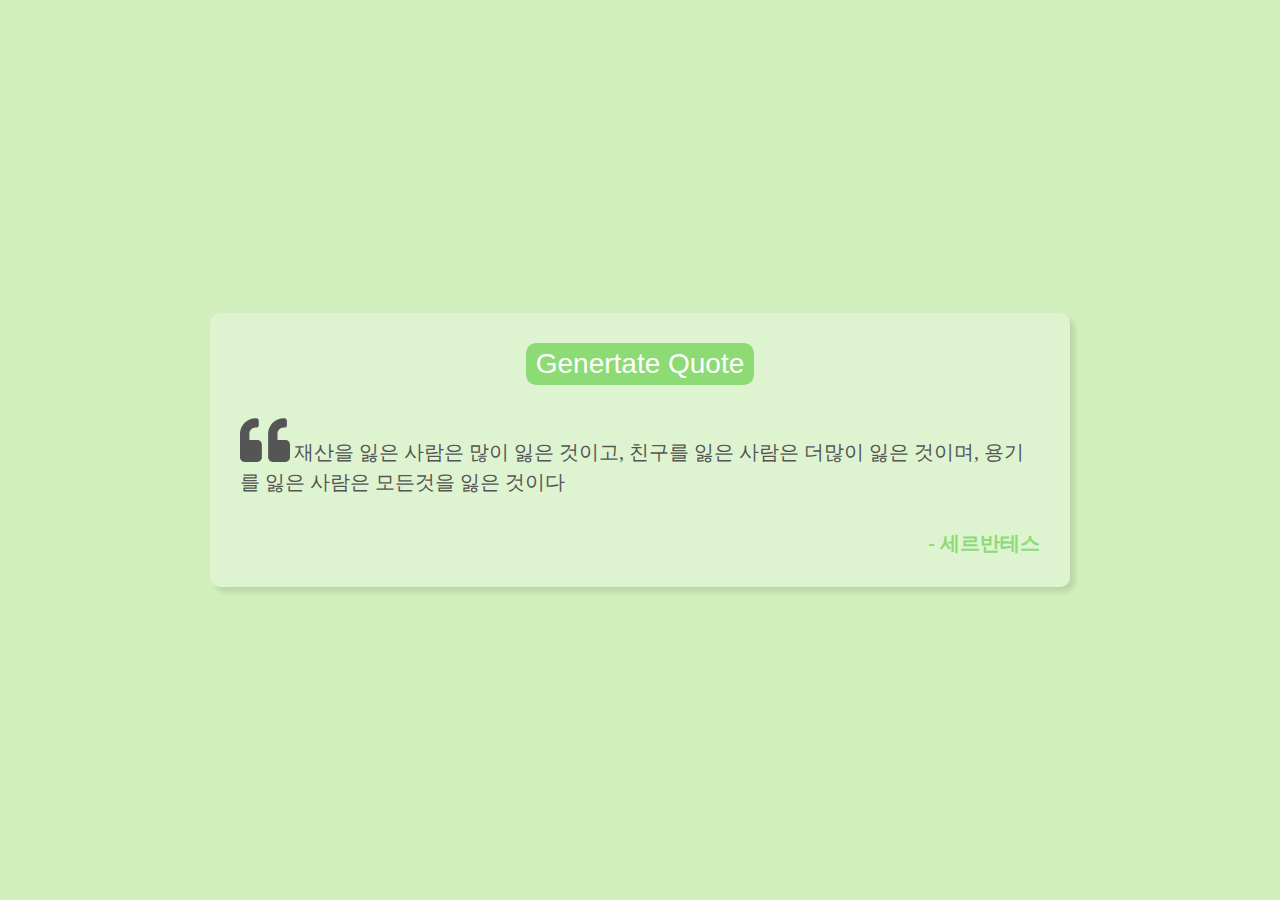
<file: 02_Random_Quotes/index.html>
<!DOCTYPE html>
<html lang="ko">
<head>
    <meta charset="UTF-8">
    <meta name="viewport" content="width=device-width, initial-scale=1.0">
    <title>Random Quotes</title>
    <link rel="stylesheet" href="style.css">
    <script defer src="common.js"></script>
</head>
<body>
    <div class="box">
        <button class="btn">Genertate Quote</button>
        <div class="quote">
            <svg xmlns="http://www.w3.org/2000/svg" viewBox="0 0 512 512"><path d="M464 256h-80v-64c0-35.3 28.7-64 64-64h8c13.3 0 24-10.7 24-24V56c0-13.3-10.7-24-24-24h-8c-88.4 0-160 71.6-160 160v240c0 26.5 21.5 48 48 48h128c26.5 0 48-21.5 48-48V304c0-26.5-21.5-48-48-48zm-288 0H96v-64c0-35.3 28.7-64 64-64h8c13.3 0 24-10.7 24-24V56c0-13.3-10.7-24-24-24h-8C71.6 32 0 103.6 0 192v240c0 26.5 21.5 48 48 48h128c26.5 0 48-21.5 48-48V304c0-26.5-21.5-48-48-48z"/></svg>
            <p class="text">text</p>
        </div>
        <span class="author">author</span>
    </div>
</body>
</html>
</file>
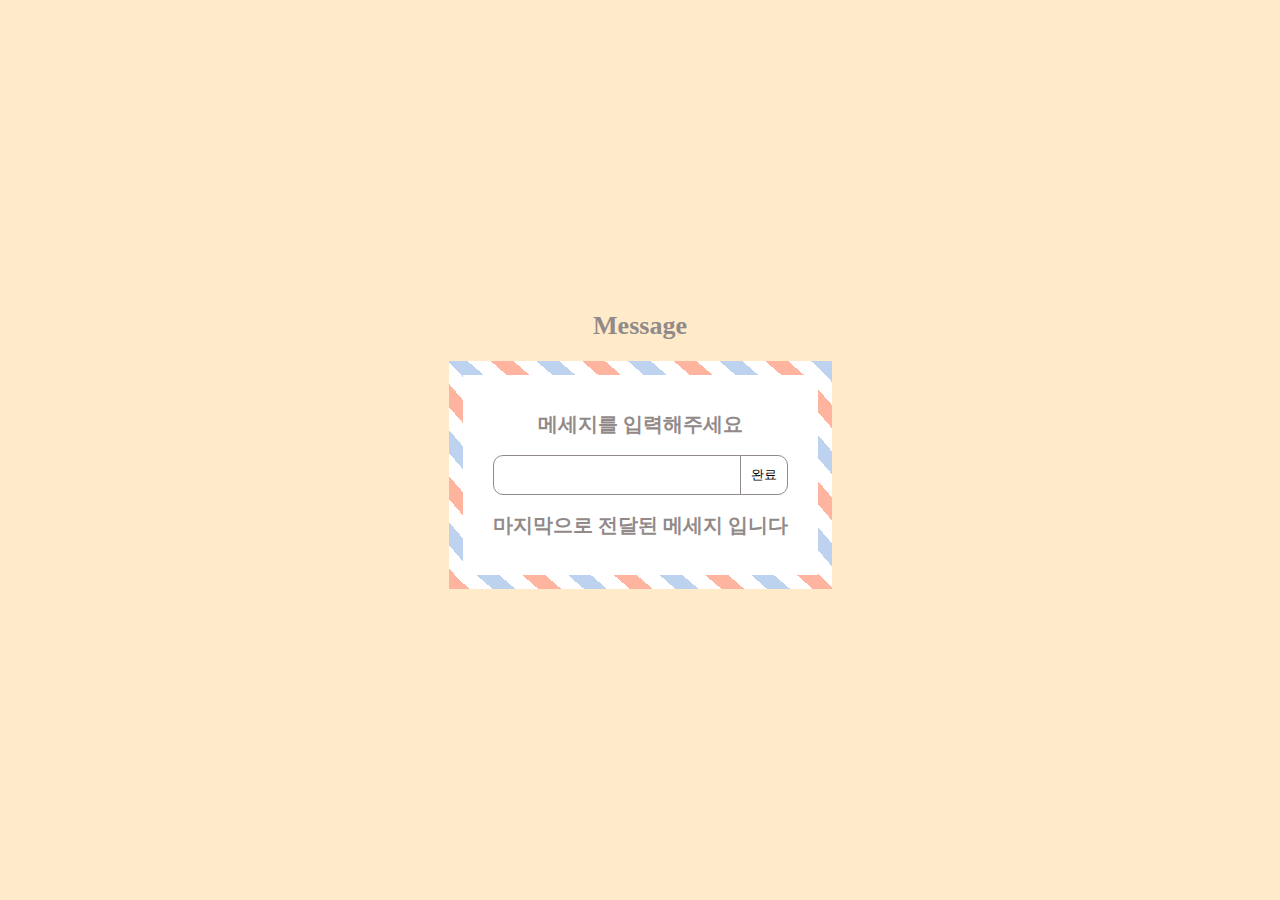
<file: 03_Pass_The_Message/index.html>
<!DOCTYPE html>
<html lang="ko">
<head>
    <meta charset="UTF-8">
    <meta name="viewport" content="width=device-width, initial-scale=1.0">
    <title>Pass The Message</title>
    <link rel="stylesheet" href="style.css">
    <script defer src="common.js"></script>
</head>
<body>
    <h1 class="main-title">Message</h1>
    <div class="message-box">
        <h2 class="sub-title">메세지를 입력해주세요</h2>
        <div class="input-box">
            <input type="text">
            <button>완료</button>
        </div>
        <p class="warn">메세지가 입력되지 않았습니다</p>
        <h2 class="sub-title">마지막으로 전달된 메세지 입니다</h2>
        <p class="last"></p>
    </div>
</body>
</html>
</file>
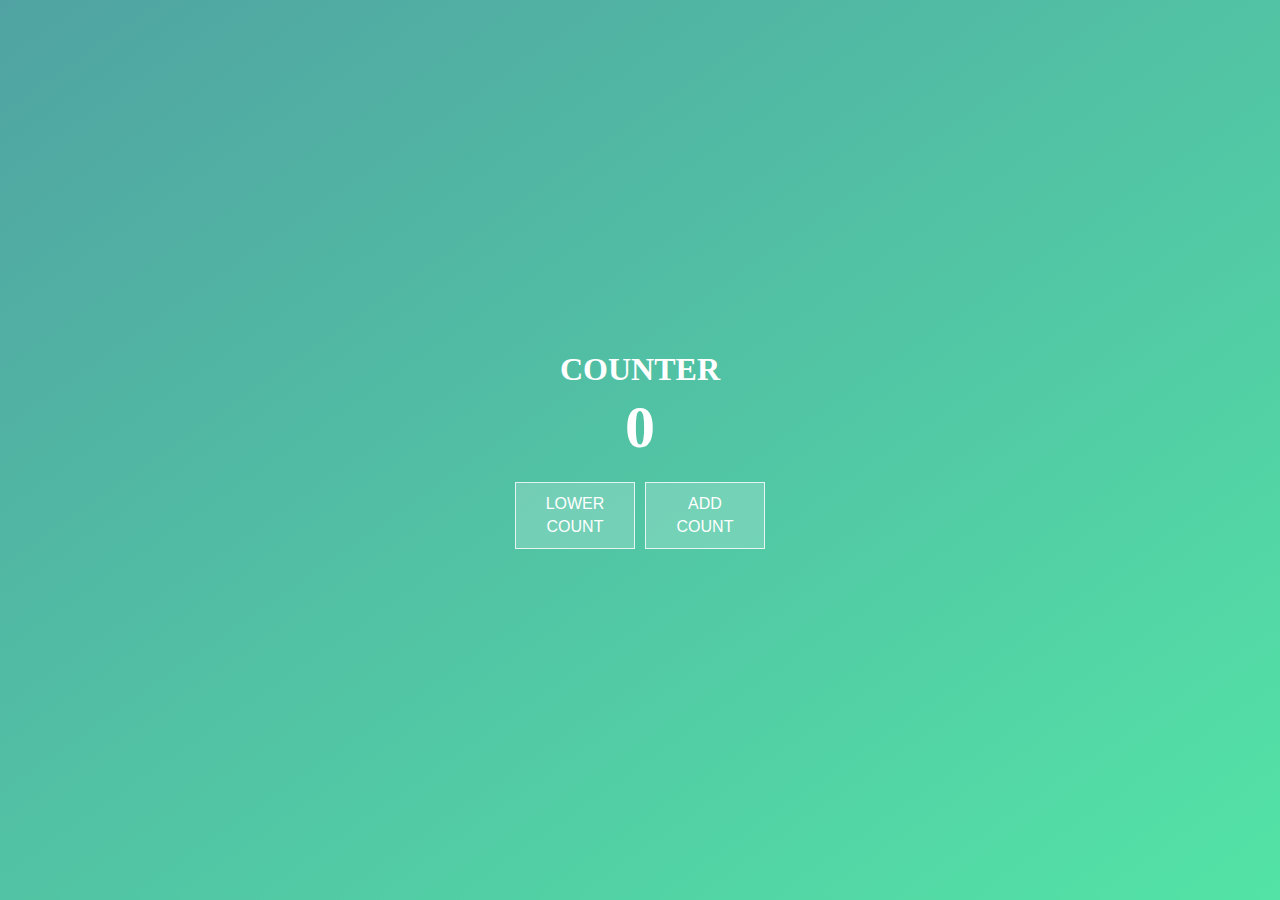
<file: 04_Counter/index.html>
<!DOCTYPE html>
<html lang="ko">
<head>
    <meta charset="UTF-8">
    <meta name="viewport" content="width=device-width, initial-scale=1.0">
    <title>Counter</title>
    <link rel="stylesheet" href="style.css">
    <script defer src="common.js"></script>
</head>
<body>
    <div class="box">
        <h1 class="title">counter</h1>
        <strong class="counter">0</strong>
        <div class="btn-group">
            <button class="lower">lower<br>count</button>
            <button class="add">add<br>count</button>
        </div>
    </div>
</body>
</html>
</file>
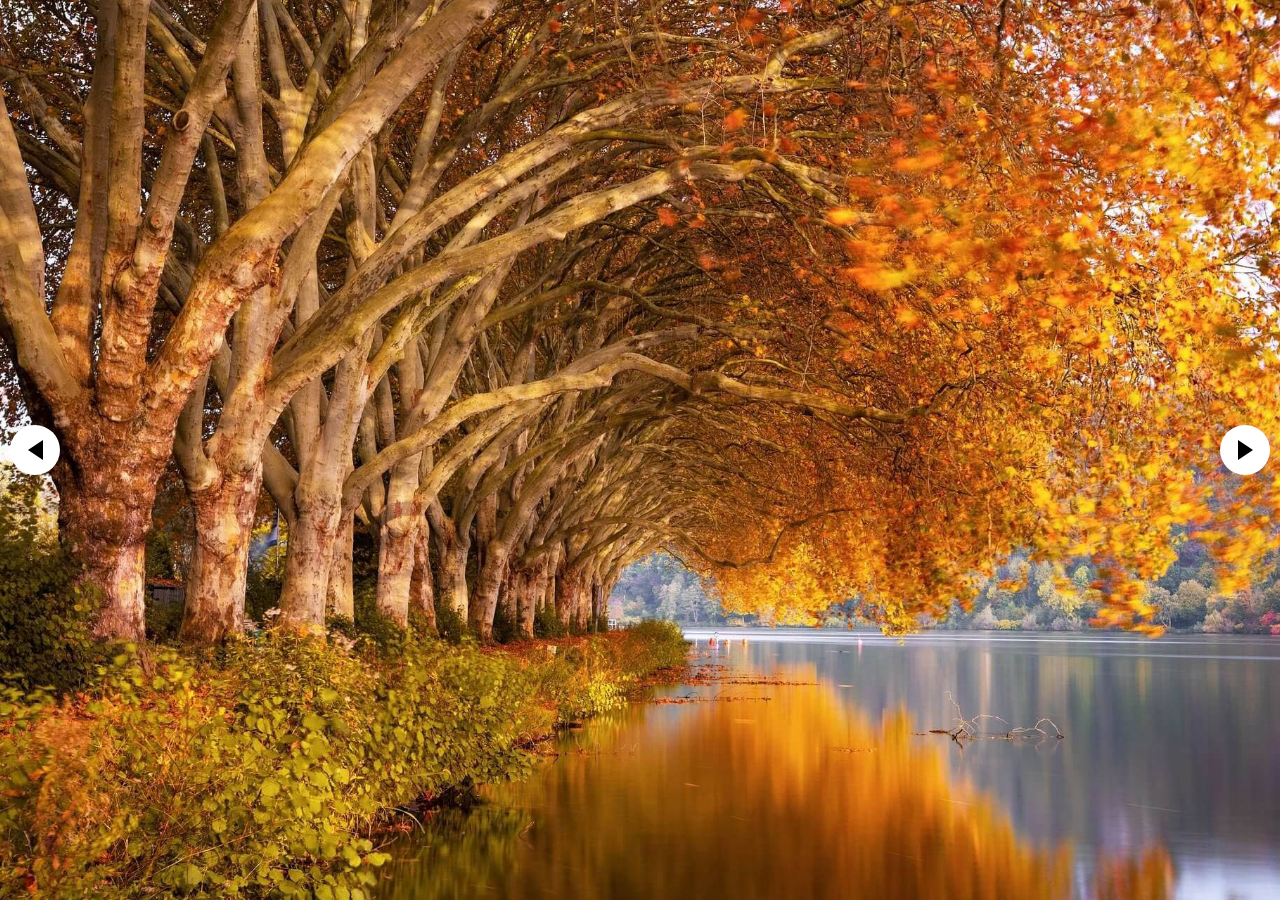
<file: 05_Images_Slider/index.html>
<!DOCTYPE html>
<html lang="ko">
<head>
    <meta charset="UTF-8">
    <meta name="viewport" content="width=device-width, initial-scale=1.0">
    <title>Slider</title>
    <link rel="stylesheet" href="style.css">
    <script defer src="common.js"></script>
</head>
<body>
    <div class="slider">
        <div class="slide-wrap">
            <div class="slide"></div>
        </div>
        <div class="slider-navi">
            <button class="btn-prev">이전</button>
            <button class="btn-next">다음</button>
        </div>
    </div>

</body>
</html>
</file>
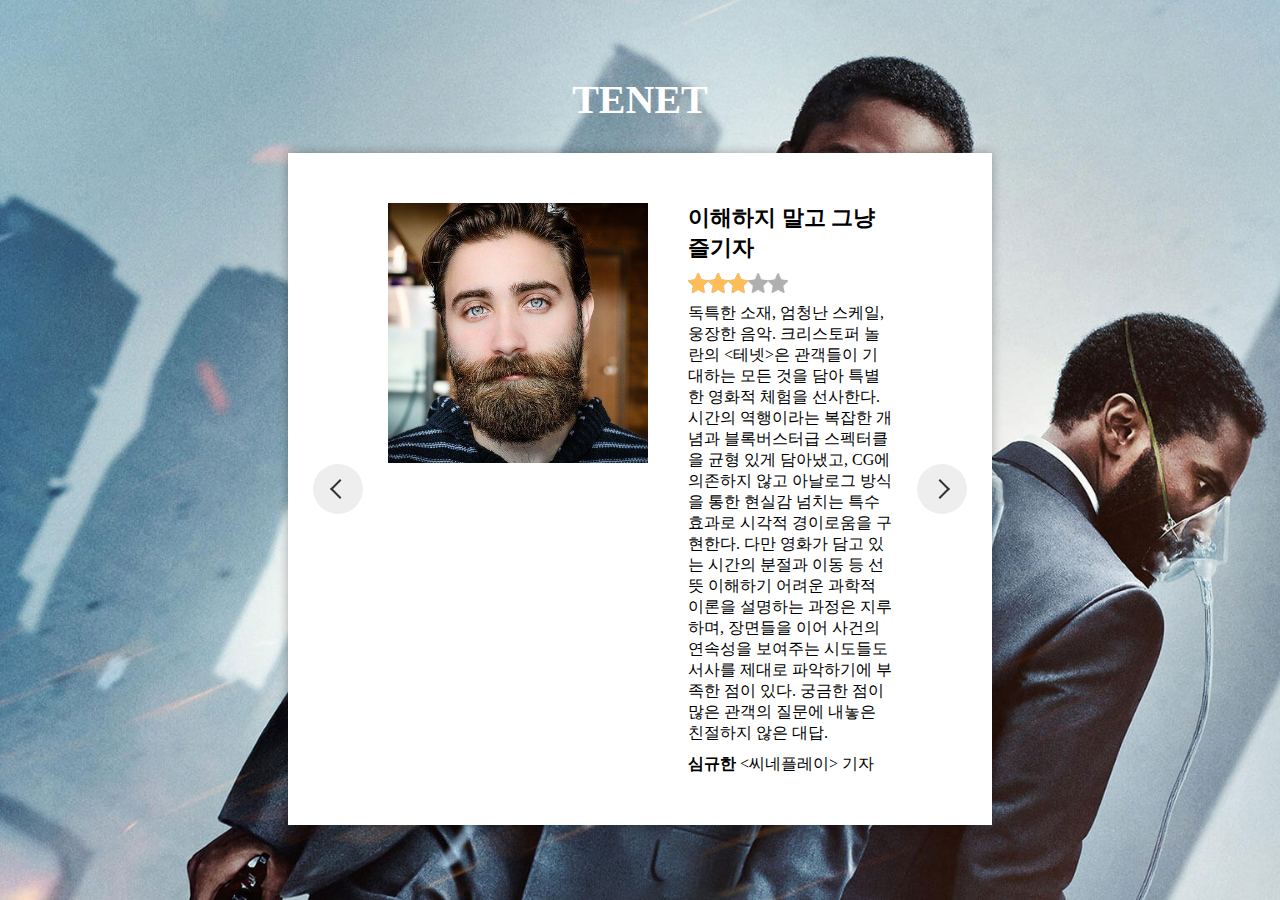
<file: 06_Reviews_and_Ratings/index.html>
<!DOCTYPE html>
<html lang="ko">
<head>
    <meta charset="UTF-8">
    <meta name="viewport" content="width=device-width, initial-scale=1.0">
    <title>Reviews and Ratings</title>
    <link rel="stylesheet" href="style.css">
    <script defer src="common.js"></script>
</head>
<body>
    <h1 class="main-title">TENET</h1>
    <div class="review">
        <div class="content">
            <div class="person">
                <div class="img"></div>
            </div>
            <div class="box">
                <h2 class="content-title">이해하지 말고 그냥 즐기자</h2>
                <div class="stars">
                    <span class="star_on"></span>
                </div>
                <div class="text">
                    독특한 소재, 엄청난 스케일, 웅장한 음악. 크리스토퍼 놀란의 &#60;테넷&#62;은 관객들이 기대하는 모든 것을 담아 특별한 영화적 체험을 선사한다. 시간의 역행이라는 복잡한 개념과 블록버스터급 스펙터클을 균형 있게 담아냈고, CG에 의존하지 않고 아날로그 방식을 통한 현실감 넘치는 특수효과로 시각적 경이로움을 구현한다. 다만 영화가 담고 있는 시간의 분절과 이동 등 선뜻 이해하기 어려운 과학적 이론을 설명하는 과정은 지루하며, 장면들을 이어 사건의 연속성을 보여주는 시도들도 서사를 제대로 파악하기에 부족한 점이 있다. 궁금한 점이 많은 관객의 질문에 내놓은 친절하지 않은 대답.
                </div>
                <div class="info">
                    <strong class="name">심규한</strong>
                    <span class="part">&#60;씨네플레이&#62; 기자</span>
                </div>
            </div>
        </div>
        <div class="btn-navi">
            <button class="btn btn-prev">이전</button>
            <button class="btn btn-next">다음</button>
        </div>
    </div>
</body>
</html>
</file>
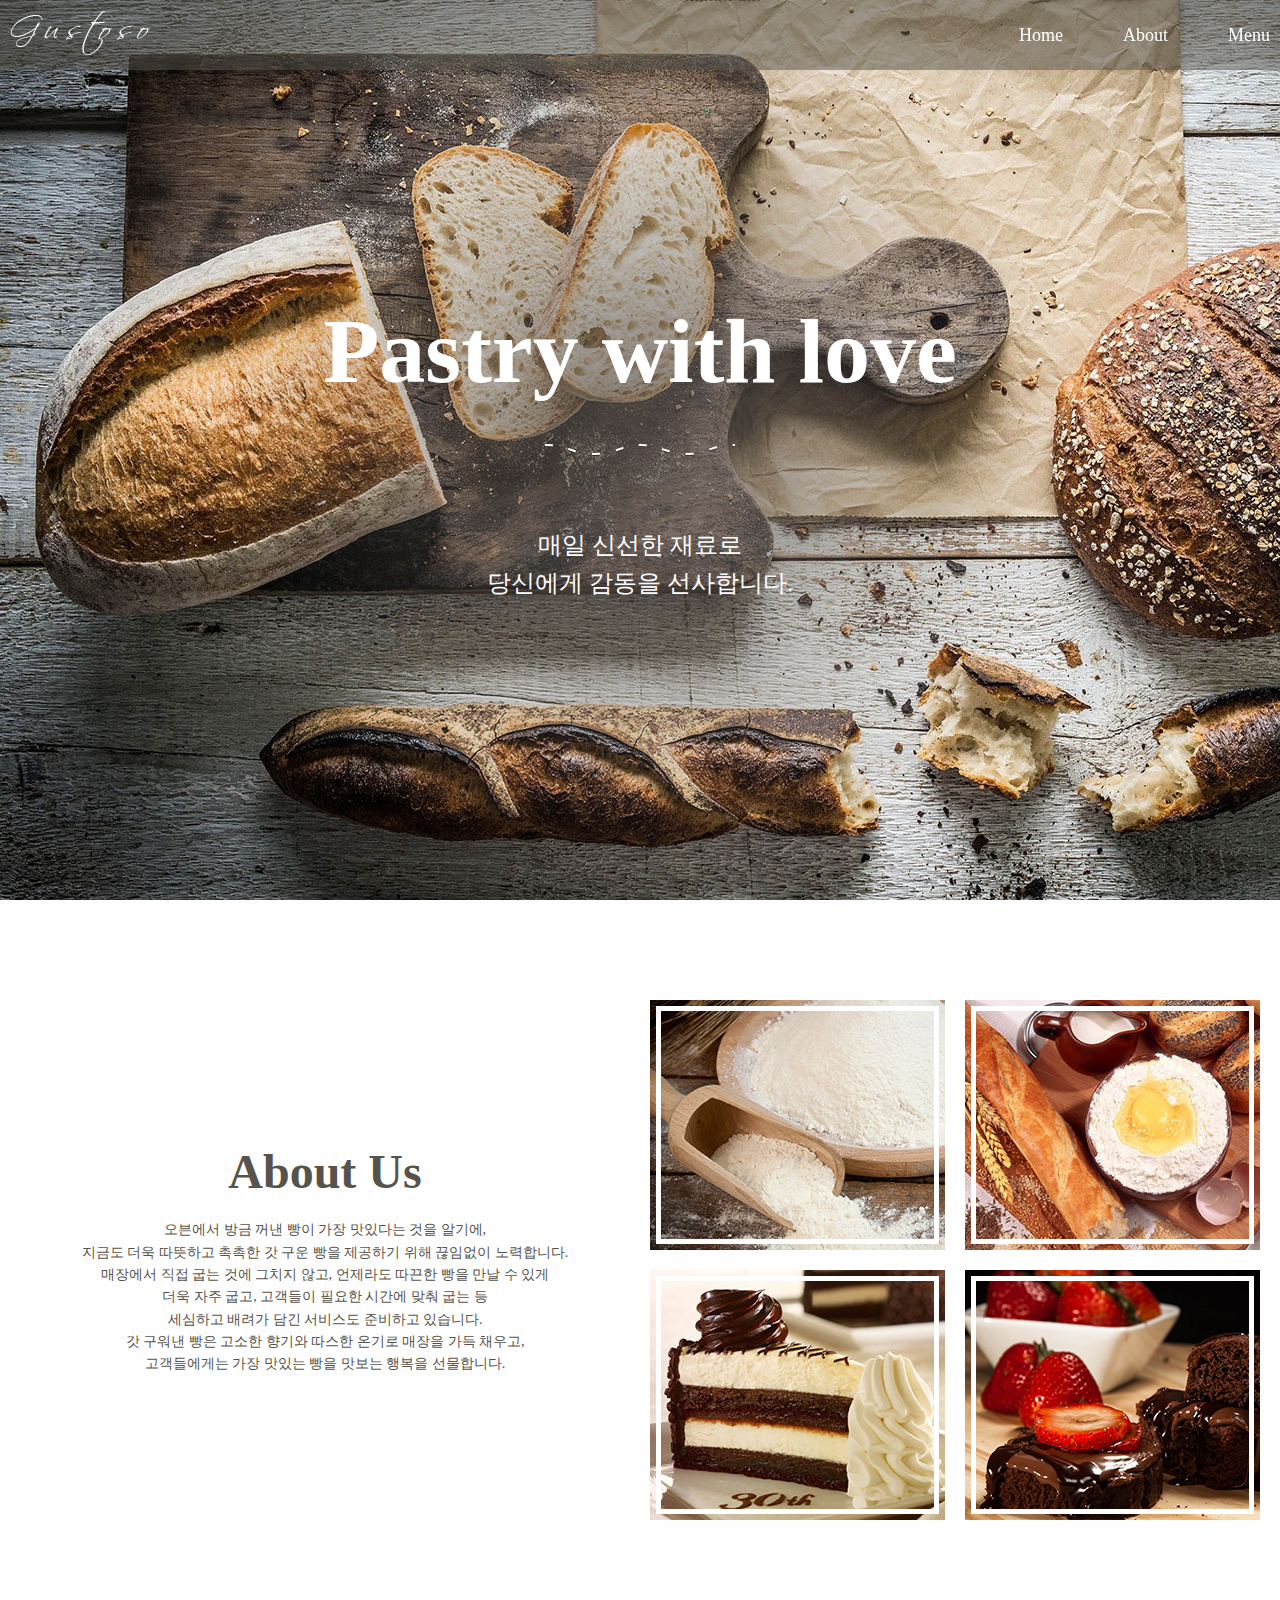
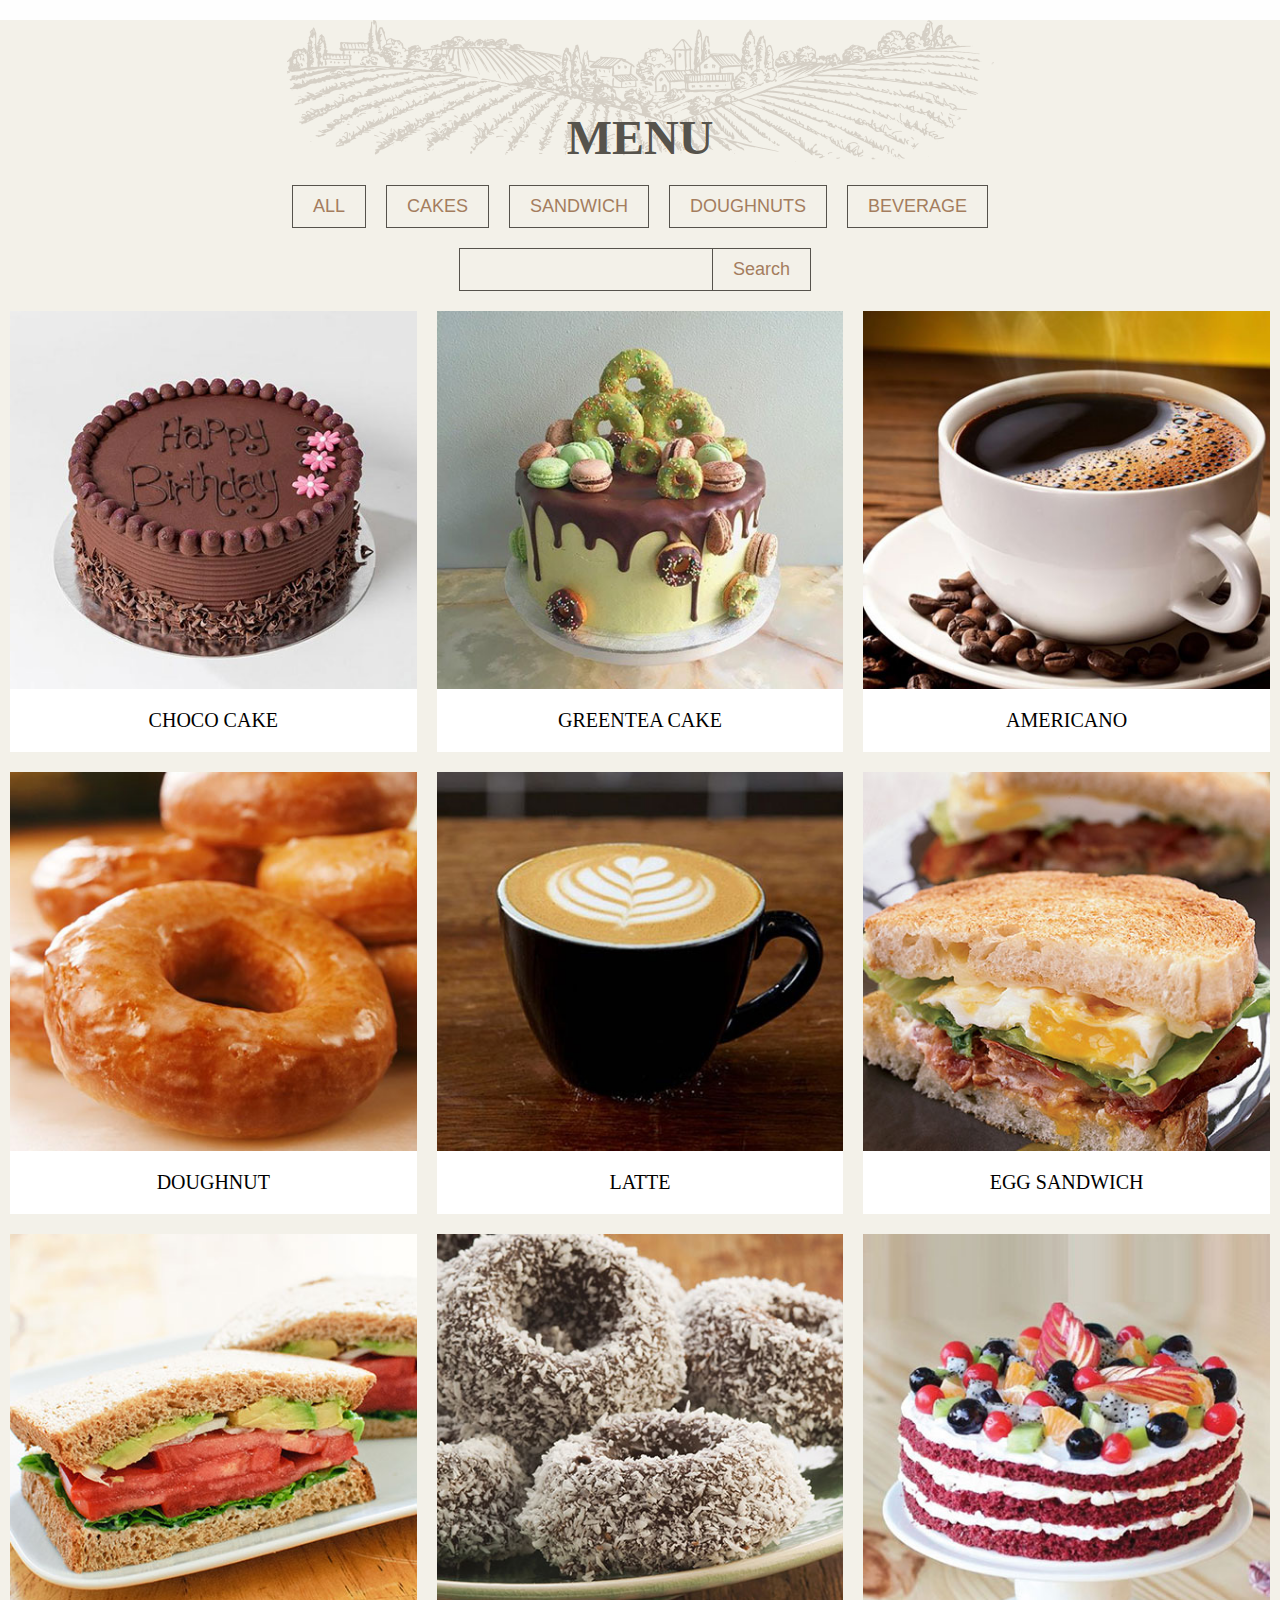
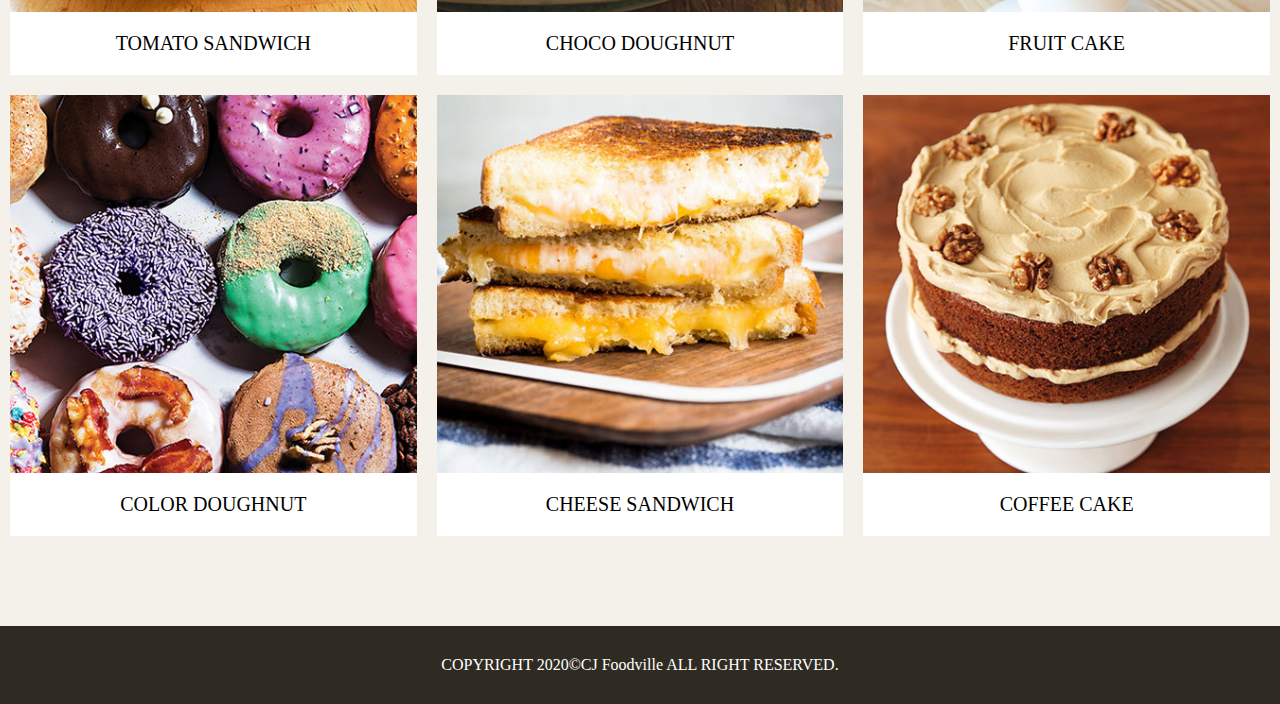
<file: 07_Filter_and_Modal/index.html>
<!DOCTYPE html>
<html lang="ko">
<head>
    <meta charset="UTF-8">
    <meta name="viewport" content="width=device-width, initial-scale=1.0">
    <title>Bakery</title>
    <link rel="stylesheet" href="style.css">
    <script defer src="common.js"></script>
</head>
<body>
    <header class="header">
        <div class="inner">
            <a href="index.html"><img src="img/logo.png" alt="gustoso"></a>
            <ul class="gnb">
                <li class="gnb-item"><a href="#home">Home</a></li>
                <li class="gnb-item"><a href="#about">About</a></li>
                <li class="gnb-item"><a href="#menu">Menu</a></li>
            </ul>
        </div>
    </header>
    <main class="container">
        <section id="home" class="section home">
            <div class="inner">
                <h1 class="title">Pastry with love</h1>
                <p class="desc">매일 신선한 재료로 <br>당신에게 감동을 선사합니다.</p>
            </div>
        </section>
        <section id="about" class="section about">
            <div class="inner">
                <div class="text-box">
                    <h2 class="title">About Us</h2>
                    <p class="desc">오븐에서 방금 꺼낸 빵이 가장 맛있다는 것을 알기에,<br>
                        지금도 더욱 따뜻하고 촉촉한 갓 구운 빵을 제공하기 위해 끊임없이 노력합니다.<br>
                        매장에서 직접 굽는 것에 그치지 않고, 언제라도 따끈한 빵을 만날 수 있게<br>
                        더욱 자주 굽고, 고객들이 필요한 시간에 맞춰 굽는 등<br>
                        세심하고 배려가 담긴 서비스도 준비하고 있습니다.<br>
                        갓 구워낸 빵은 고소한 향기와 따스한 온기로 매장을 가득 채우고,<br>
                        고객들에게는 가장 맛있는 빵을 맛보는 행복을 선물합니다.</p>
                </div>
                <div class="img-box">
                    <ul class="img-list">
                        <li><img src="img/img1.jpg" alt=""></li>
                        <li><img src="img/img2.jpg" alt=""></li>
                        <li><img src="img/img3.jpg" alt=""></li>
                        <li><img src="img/img4.jpg" alt=""></li>
                    </ul>
                </div>
            </div>
        </section>
        <section id="menu" class="section menu">
            <div class="inner">
                <h2 class="title">MENU</h2>
                <div class="btn-list">
                    <button class="btn btn-all" data-item="all">ALL</button>
                    <button class="btn btn-cake" data-item="cake">CAKES</button>
                    <button class="btn btn-sandwich" data-item="sandwich">SANDWICH</button>
                    <button class="btn btn-doughnut" data-item="doughnut">DOUGHNUTS</button>
                    <button class="btn btn-beverage" data-item="beverage">BEVERAGE</button>
                </div>
                <div class="shearch-box">
                    <input type="text">
                    <button class="btn btn-search">Search</button>
                </div>
                <ul class="menu-list">
                    <li data-item="cake">
                        <button class="btn-open"><img src="img/cake1.jpg" alt=""></button>
                        <p>choco cake</p>
                    </li>
                    <li data-item="cake">
                        <button class="btn-open"><img src="img/cake2.jpg" alt=""></button>
                        <p>greentea cake</p>
                    </li>
                    <li data-item="beverage">
                        <button class="btn-open"><img src="img/beverage1.jpg" alt=""></button>
                        <p>americano</p>
                    </li>
                    <li data-item="doughnut">
                        <button class="btn-open"><img src="img/doughnut1.jpg" alt=""></button>
                        <p>doughnut</p>
                    </li>
                    <li data-item="beverage">
                        <button class="btn-open"><img src="img/beverage2.jpg" alt=""></button>
                        <p>latte</p>
                    </li>
                    <li data-item="sandwich">
                        <button class="btn-open"><img src="img/sandwich1.jpg" alt=""></button>
                        <p>egg sandwich</p>
                    </li>
                    <li data-item="sandwich">
                        <button class="btn-open"><img src="img/sandwich2.jpg" alt=""></button>
                        <p>tomato sandwich</p>
                    </li>
                    <li data-item="doughnut">
                        <button class="btn-open"><img src="img/doughnut2.jpg" alt=""></button>
                        <p>choco doughnut</p>
                    </li>
                    <li data-item="cake">
                        <button class="btn-open"><img src="img/cake3.jpg" alt=""></button>
                        <p>fruit cake</p>
                    </li>
                    <li data-item="doughnut">
                        <button class="btn-open"><img src="img/doughnut3.jpg" alt=""></button>
                        <p>color doughnut</p>
                    </li>
                    <li data-item="sandwich">
                        <button class="btn-open"><img src="img/sandwich3.jpg" alt=""></button>
                        <p>cheese sandwich</p>
                    </li>
                    <li data-item="cake">
                        <button class="btn-open"><img src="img/cake4.jpg" alt=""></button>
                        <p>coffee cake</p>
                    </li>
                </ul>
            </div>
        </section>
    </main>
    <footer class="footer">
        <p>COPYRIGHT 2020©CJ Foodville ALL RIGHT RESERVED.</p>
    </footer>

    <div class="popup">
        <div class="img">
            <button class="btn btn-close">close</button>
            <button class="btn btn-prev"></button>
            <button class="btn btn-next"></button>
        </div>
    </div>
</body>
</html>
</file>
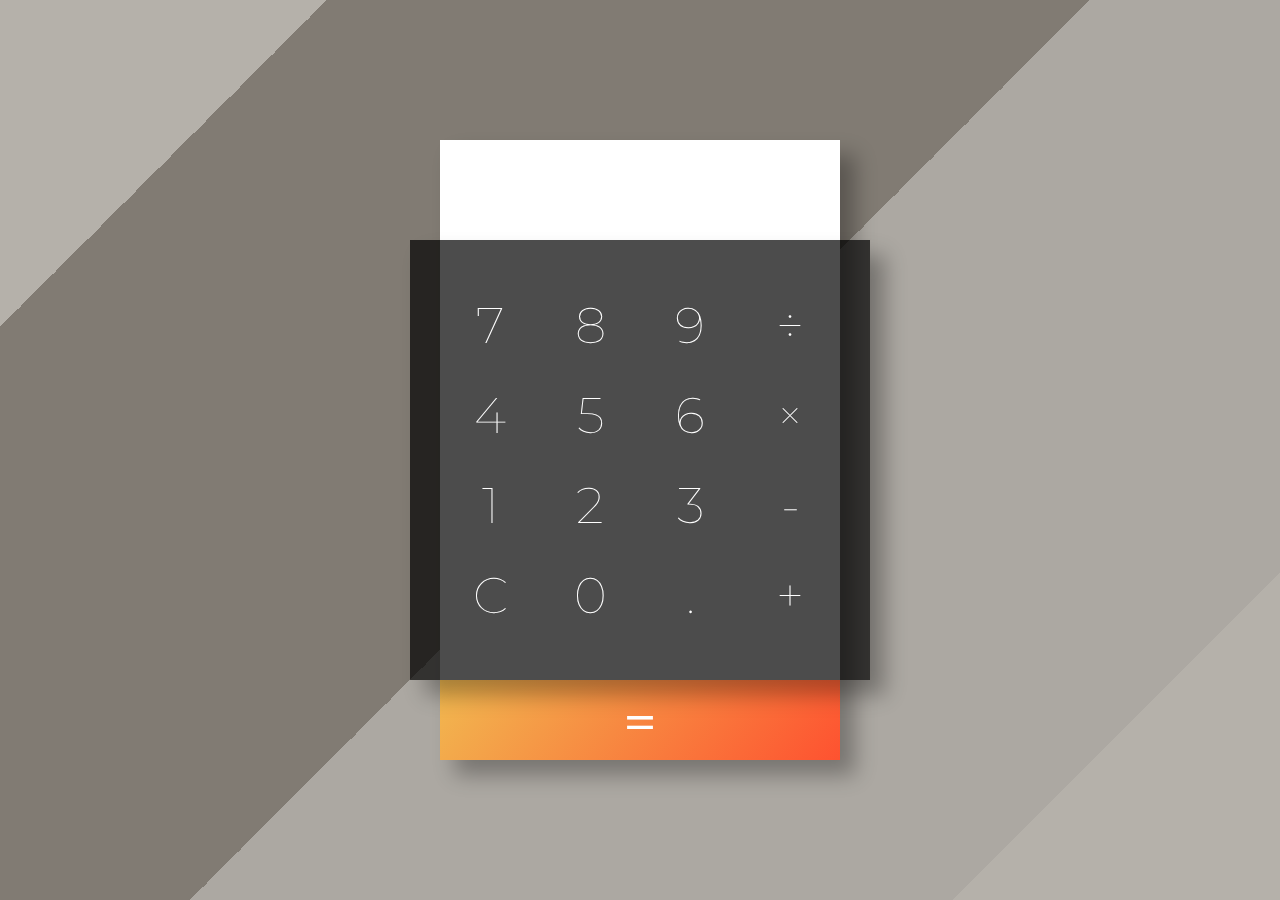
<file: 08_Calculator/index.html>
<!DOCTYPE html>
<html lang="ko">
<head>
    <meta charset="UTF-8">
    <meta name="viewport" content="width=device-width, initial-scale=1.0">
    <title>Calculator</title>
    <link href="https://fonts.googleapis.com/css2?family=Montserrat:wght@300&display=swap" rel="stylesheet">
    <link rel="stylesheet" href="style.css">
    <script defer src="common.js"></script>
</head>
<body>
    <div class="calculator">
        <input type="text">
        <div class="btn-list">
            <button>7</button>
            <button>8</button>
            <button>9</button>
            <button>÷</button>
            <button>4</button>
            <button>5</button>
            <button>6</button>
            <button>×</button>
            <button>1</button>
            <button>2</button>
            <button>3</button>
            <button>-</button>
            <button>C</button>
            <button>0</button>
            <button>.</button>
            <button>+</button>
        </div>
        <button class="btn-equal">＝</button>
    </div>
</body>
</html>
</file>
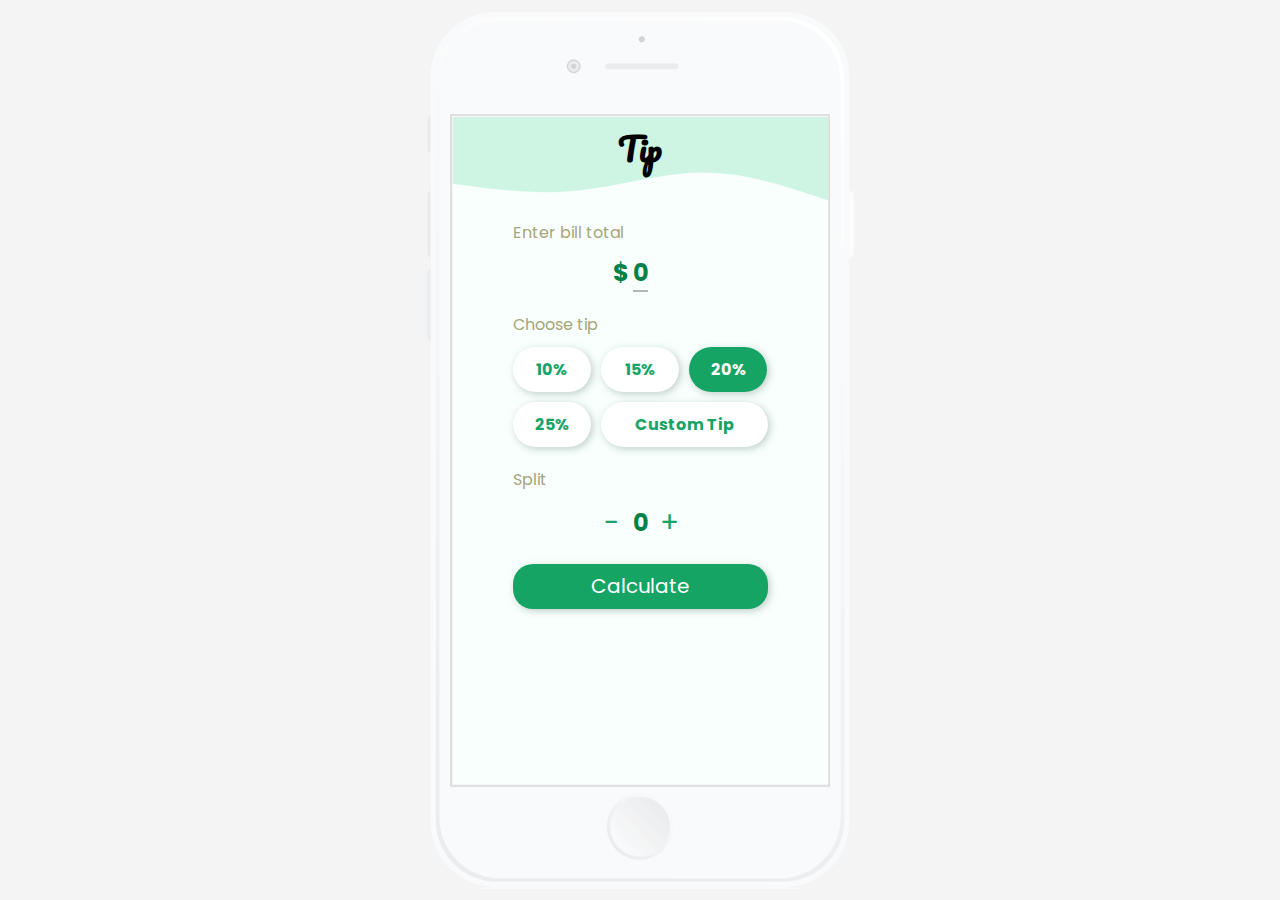
<file: 09_Tip_Calculator/index.html>
<!DOCTYPE html>
<html lang="ko">
<head>
    <meta charset="UTF-8">
    <meta name="viewport" content="width=device-width, initial-scale=1.0">
    <title>Tip Calculator</title>
    <link href="https://fonts.googleapis.com/css2?family=Pacifico&family=Poppins:wght@300&display=swap" rel="stylesheet">
    <link rel="stylesheet" href="style.css">
    <script defer src="common.js"></script>
</head>
<body>
    <div class="phone">
        <div class="calculator">
            <div class="title-box">
                <svg xmlns="http://www.w3.org/2000/svg" viewBox="0 0 1440 320">
                    <path fill="#cef5e4" fill-opacity="1" d="M0,256L80,266.7C160,277,320,299,480,282.7C640,267,800,213,960,213.3C1120,213,1280,267,1360,293.3L1440,320L1440,0L1360,0C1280,0,1120,0,960,0C800,0,640,0,480,0C320,0,160,0,80,0L0,0Z"></path>
                </svg>
                <h1 class="title">Tip</h1>
            </div>
            <div class="form">
                <dl class="form-list">
                    <dt class="form-list-title"><label for="total">Enter bill total</label></dt>
                    <dd class="form-list-cont">
                        <div class="text-box dollar">
                            <span class="input" contentEditable="true" id="total">0</span>
                        </div>
                    </dd>
                    <dt class="form-list-title">Choose tip</dt>
                    <dd class="form-list-cont radio">
                        <div class="radio-box">
                            <input type="radio" name="tip" id="ten" value="10">
                            <label for="ten">10%</label>
                        </div>
                        <div class="radio-box">
                            <input type="radio" name="tip" id="fifteen" value="15">
                            <label for="fifteen">15%</label>
                        </div>
                        <div class="radio-box">
                            <input type="radio" name="tip" id="twenty" value="20" checked>
                            <label for="twenty">20%</label>
                        </div>
                        <div class="radio-box">
                            <input type="radio" name="tip" id="twentyFive" value="25">
                            <label for="twentyFive">25%</label>
                        </div>
                        <div class="radio-box">
                            <input type="radio" name="tip" id="custom">
                            <label for="custom">Custom Tip</label>
                            <div class="custom">
                                <div class="text-box percent">
                                    <span class="input custom-tip" contentEditable="true">0</span>
                                </div>
                            </div>
                        </div>
                    </dd>
                    <dt class="form-list-title"><label for="split">Split</label></dt>
                    <dd class="form-list-cont">
                        <button class="btn-variation btn-minus">-</button>
                        <div class="text-box">
                            <span class="input" contentEditable="true" id="split">0</span>
                        </div>
                        <button class="btn-variation btn-plus">+</button>
                    </dd>
                </dl>
                <button class="btn-enter">Calculate</button>
            </div>
            <div class="toast">
                <dl class="form-list">
                    <dt class="form-list-title total">Total per person</dt>
                    <dd class="form-list-cont total">
                        <span class="result-total"></span>
                    </dd>
                    <dt class="form-list-title bill">bill</dt>
                    <dd class="form-list-cont bill">
                        <span class="result-bill"></span>
                    </dd>
                    <dt class="form-list-title tip">tip</dt>
                    <dd class="form-list-cont tip">
                        <span class="result-tip"></span>
                    </dd>
                </dl>
            </div>
        </div>
    </div>

    <div class="popup">
        <div class="popup-cont">
            <p class="popup-text"></p>
            <footer class="btn-box">
                <button class="btn-ok">OK</button>
            </footer>
        </div>
    </div>
</body>
</html>
</file>
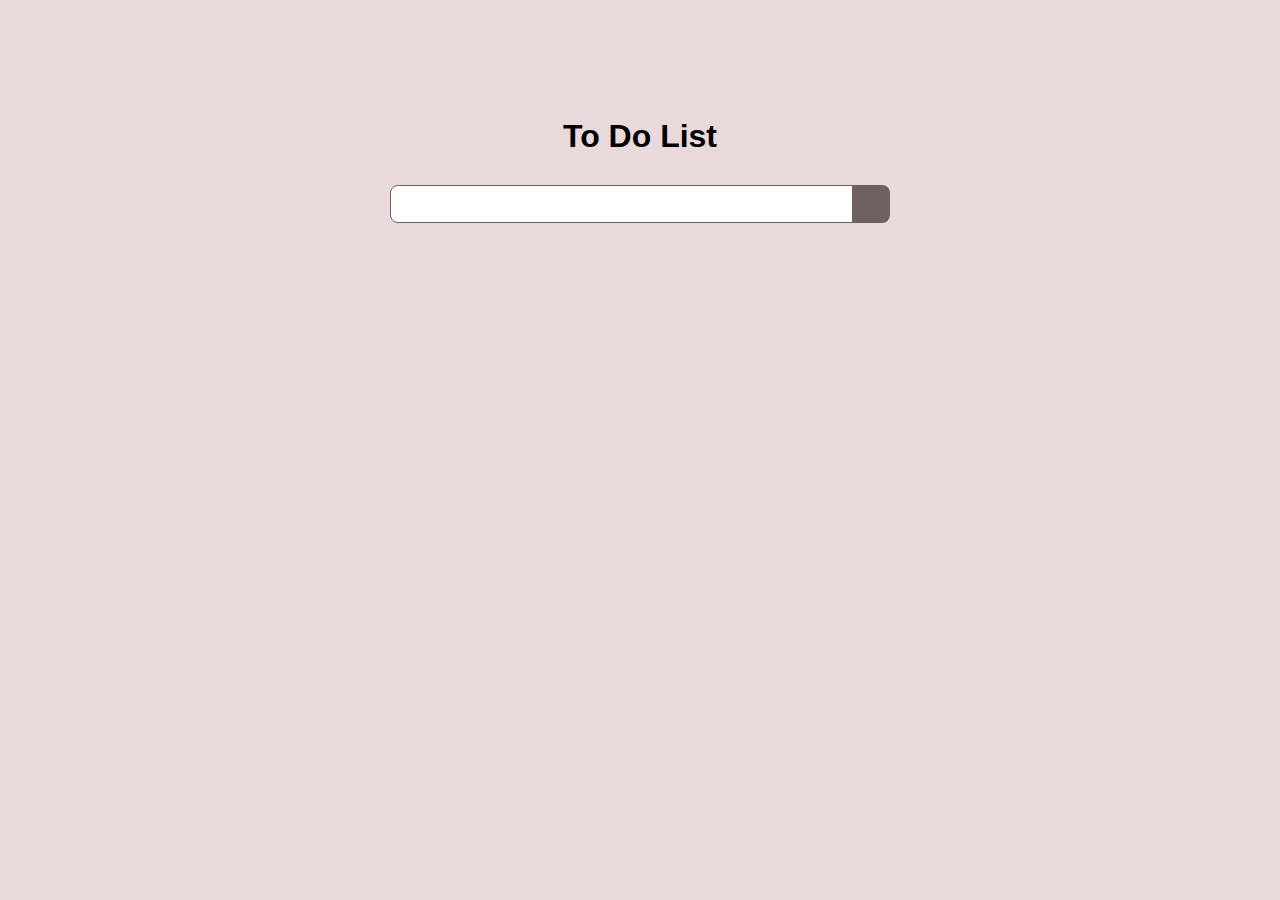
<file: 10_To_Do_List/index.html>
<!DOCTYPE html>
<html lang="ko">
<head>
  <meta charset="UTF-8">
  <meta name="viewport" content="width=device-width, initial-scale=1.0">
  <title>To Do List</title>
  <link rel="stylesheet" href="style.css">
  <script src="https://cdn.linearicons.com/free/1.0.0/svgembedder.min.js"></script>
  <script defer src="common.js"></script>
</head>
<body>
  <h1 class="title">To Do List</h1>
  <div class="input-box">
    <input type="text" class="input-text">
    <button class="btn-add"><svg class="lnr lnr-plus-circle"><use xlink:href="#lnr-plus-circle"></use></svg><span class="blind">추가</span></button>
  </div>
  <ul class="list">
  </ul>
</body>
</html>
</file>
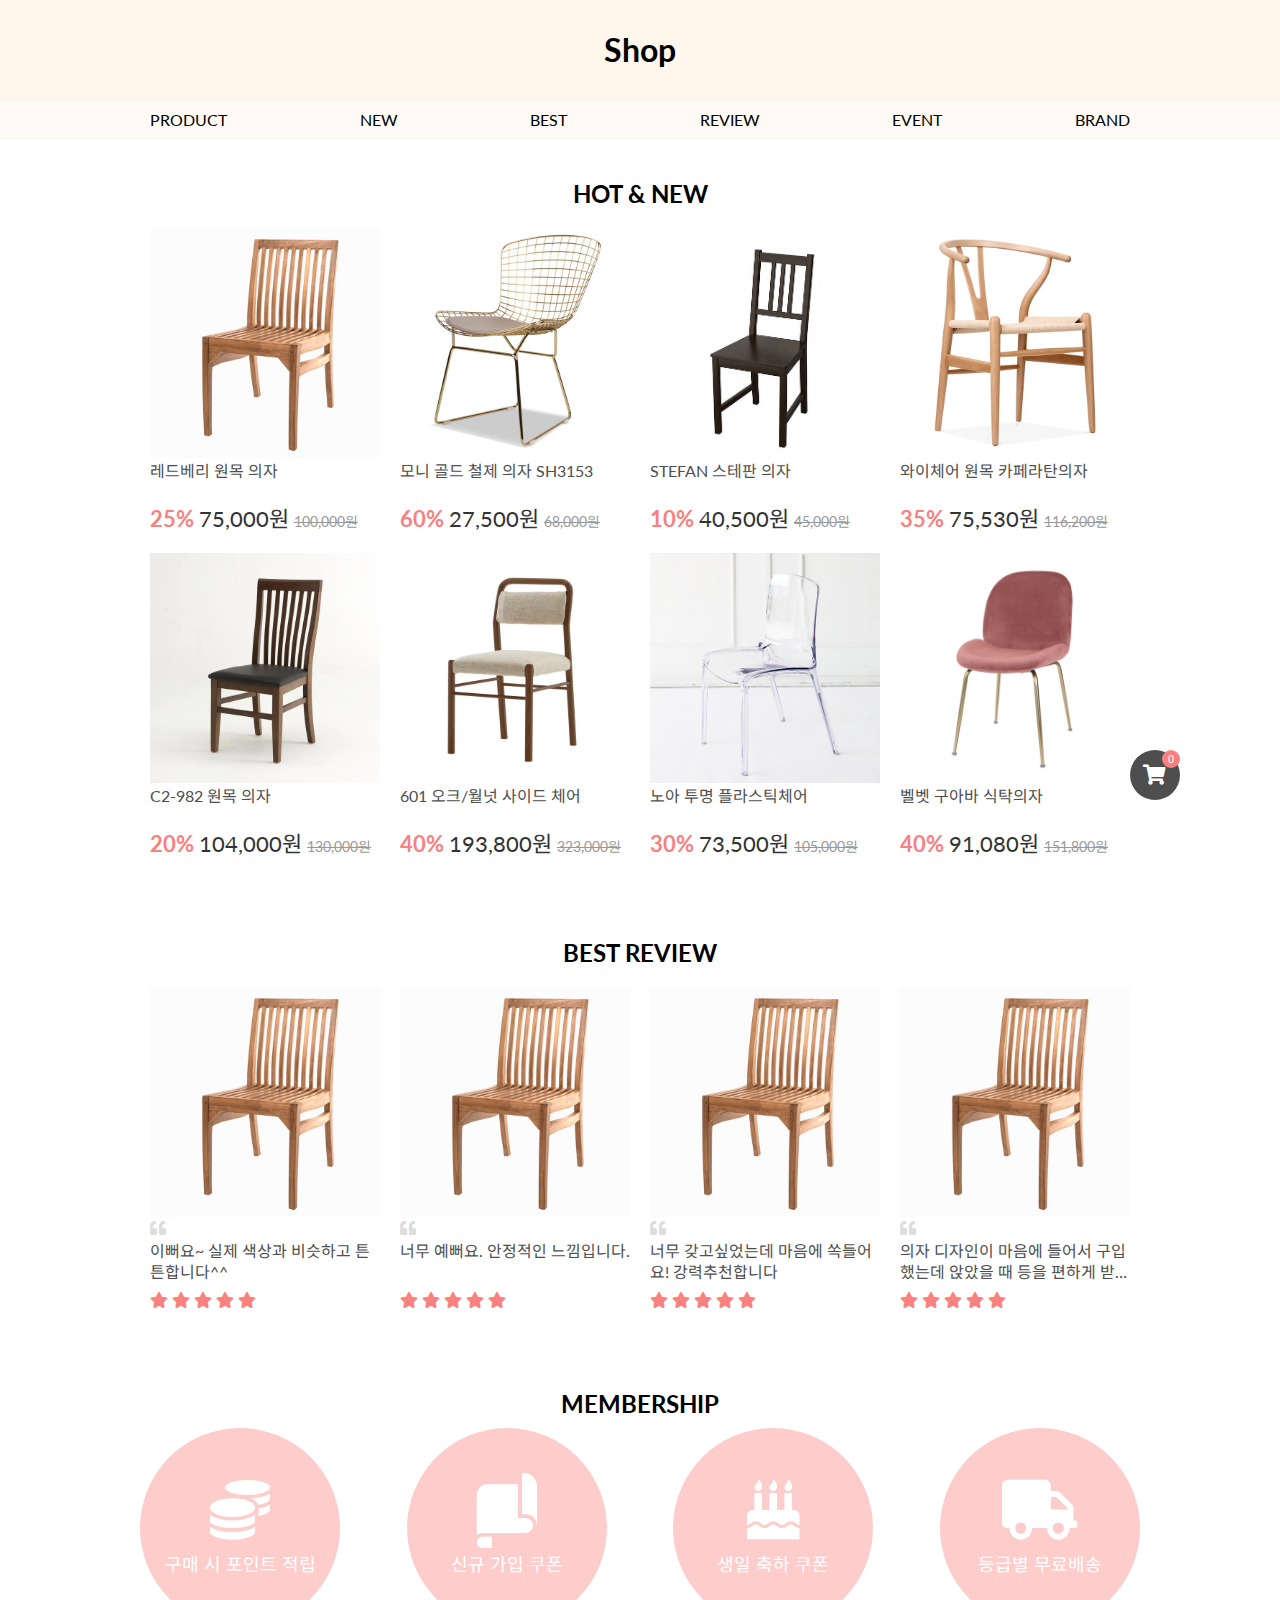
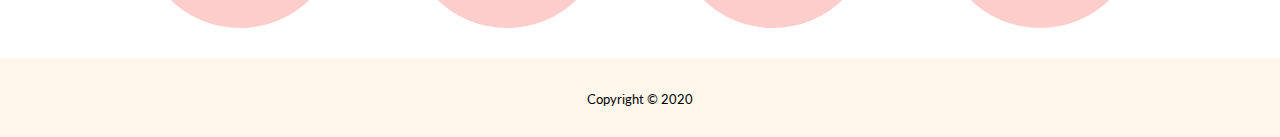
<file: 11_Shopping_Cart/index.html>
<!DOCTYPE html>
<html lang="ko">
  <head>
    <meta charset="UTF-8" />
    <meta name="viewport" content="width=device-width, initial-scale=1.0" />
    <title>Shopping Cart</title>
    <link href="https://fonts.googleapis.com/css2?family=Lato&family=Noto+Sans+KR&display=swap" rel="stylesheet" />
    <link rel="stylesheet" href="https://cdnjs.cloudflare.com/ajax/libs/font-awesome/5.15.1/css/all.min.css" />
    <link rel="stylesheet" href="style.css" />
    <script defer src="common.js"></script>
  </head>
  <body>
    <header class="l-header">
      <h1 class="main-title">Shop</h1>
      <nav class="gnb">
        <ul class="main-menu">
          <li class="menu-item"><a href="">PRODUCT</a></li>
          <li class="menu-item"><a href="">NEW</a></li>
          <li class="menu-item"><a href="">BEST</a></li>
          <li class="menu-item"><a href="">REVIEW</a></li>
          <li class="menu-item"><a href="">EVENT</a></li>
          <li class="menu-item"><a href="">BRAND</a></li>
        </ul>
      </nav>
    </header>

    <main class="l-main">

      <section class="l-section">
        <h2 class="section-title">HOT & NEW</h2>
        <ul class="list product-list">
          <li class="item product-item">
            <div class="product-img">
              <img src="img/chair1.jpg" alt="chair" class="product-img" />
              <div class="product-hover">
                <button class="btn-addCart"><i class="fas fa-cart-plus"></i>cart</button>
              </div>
            </div>
            <p class="product-name">레드베리 원목 의자</p>
            <div class="product-info">
              <span class="product-discount">25%</span>
              <span class="product-price">75,000원</span>
              <del>100,000원</del>
            </div>
          </li>
          <li class="item product-item">
            <div class="product-img">
              <img src="img/chair2.jpg" alt="chair" class="product-img" />
              <div class="product-hover">
                <button class="btn-addCart"><i class="fas fa-cart-plus"></i>cart</button>
              </div>
            </div>
            <p class="product-name">모니 골드 철제 의자 SH3153</p>
            <div class="product-info">
              <span class="product-discount">60%</span>
              <span class="product-price">27,500원</span>
              <del>68,000원</del>
            </div>
          </li>
          <li class="item product-item">
            <div class="product-img">
              <img src="img/chair3.jpg" alt="chair" class="product-img" />
              <div class="product-hover">
                <button class="btn-addCart"><i class="fas fa-cart-plus"></i>cart</button>
              </div>
            </div>
            <p class="product-name">STEFAN 스테판 의자</p>
            <div class="product-info">
              <span class="product-discount">10%</span>
              <span class="product-price">40,500원</span>
              <del>45,000원</del>
            </div>
          </li>
          <li class="item product-item">
            <div class="product-img">
              <img src="img/chair4.jpg" alt="chair" class="product-img" />
              <div class="product-hover">
                <button class="btn-addCart"><i class="fas fa-cart-plus"></i>cart</button>
              </div>
            </div>
            <p class="product-name">와이체어 원목 카페라탄의자</p>
            <div class="product-info">
              <span class="product-discount">35%</span>
              <span class="product-price">75,530원</span>
              <del>116,200원</del>
            </div>
          </li>
          <li class="item product-item">
            <div class="product-img">
              <img src="img/chair5.jpg" alt="chair" class="product-img" />
              <div class="product-hover">
                <button class="btn-addCart"><i class="fas fa-cart-plus"></i>cart</button>
              </div>
            </div>
            <p class="product-name">C2-982 원목 의자</p>
            <div class="product-info">
              <span class="product-discount">20%</span>
              <span class="product-price">104,000원</span>
              <del>130,000원</del>
            </div>
          </li>
          <li class="item product-item">
            <div class="product-img">
              <img src="img/chair6.jpg" alt="chair" class="product-img" />
              <div class="product-hover">
                <button class="btn-addCart"><i class="fas fa-cart-plus"></i>cart</button>
              </div>
            </div>
            <p class="product-name">601 오크/월넛 사이드 체어</p>
            <div class="product-info">
              <span class="product-discount">40%</span>
              <span class="product-price">193,800원</span>
              <del>323,000원</del>
            </div>
          </li>
          <li class="item product-item">
            <div class="product-img">
              <img src="img/chair7.jpg" alt="chair" class="product-img" />
              <div class="product-hover">
                <button class="btn-addCart"><i class="fas fa-cart-plus"></i>cart</button>
              </div>
            </div>
            <p class="product-name">노아 투명 플라스틱체어</p>
            <div class="product-info">
              <span class="product-discount">30%</span>
              <span class="product-price">73,500원</span>
              <del>105,000원</del>
            </div>
          </li>
          <li class="item product-item">
            <div class="product-img">
              <img src="img/chair8.jpg" alt="chair" class="product-img" />
              <div class="product-hover">
                <button class="btn-addCart"><i class="fas fa-cart-plus"></i>cart</button>
              </div>
            </div>
            <p class="product-name">벨벳 구아바 식탁의자</p>
            <div class="product-info">
              <span class="product-discount">40%</span>
              <span class="product-price">91,080원</span>
              <del>151,800원</del>
            </div>
          </li>
        </ul>
      </section>

      <section class="l-section">
        <h2 class="section-title">BEST REVIEW</h2>
        <ul class="list review-list">
          <li class="item review-item">
            <img src="img/chair1.jpg" alt="chair" class="review-img" />
            <p class="review-text"><i class="fas fa-quote-left"></i>이뻐요~ 실제 색상과 비슷하고 튼튼합니다^^</p>
            <div class="review-star">
              <i class="fas fa-star"></i>
              <i class="fas fa-star"></i>
              <i class="fas fa-star"></i>
              <i class="fas fa-star"></i>
              <i class="fas fa-star"></i>
            </div>
          </li>
          <li class="item review-item">
            <img src="img/chair1.jpg" alt="chair" class="review-img" />
            <p class="review-text"><i class="fas fa-quote-left"></i>너무 예뻐요. 안정적인 느낌입니다. </p>
            <div class="review-star">
              <i class="fas fa-star"></i>
              <i class="fas fa-star"></i>
              <i class="fas fa-star"></i>
              <i class="fas fa-star"></i>
              <i class="fas fa-star"></i>
            </div>
          </li>
          <li class="item review-item">
            <img src="img/chair1.jpg" alt="chair" class="review-img" />
            <p class="review-text"><i class="fas fa-quote-left"></i>너무 갖고싶었는데 마음에 쏙들어요! 강력추천합니다</p>
            <div class="review-star">
              <i class="fas fa-star"></i>
              <i class="fas fa-star"></i>
              <i class="fas fa-star"></i>
              <i class="fas fa-star"></i>
              <i class="fas fa-star"></i>
            </div>
          </li>
          <li class="item review-item">
            <img src="img/chair1.jpg" alt="chair" class="review-img" />
            <p class="review-text"><i class="fas fa-quote-left"></i>의자 디자인이 마음에 들어서 구입했는데 앉았을 때 등을 편하게 받쳐주고 오래 앉아있어도 엉덩이가 아프지 않아서 더 매력적이에요. 하나 더 구매할까 고민중입니다. 그리고 배송도 빨랐고 택배 포장도 신경써서 보내주셨어요.</p>
            <div class="review-star">
              <i class="fas fa-star"></i>
              <i class="fas fa-star"></i>
              <i class="fas fa-star"></i>
              <i class="fas fa-star"></i>
              <i class="fas fa-star"></i>
            </div>
          </li>
        </ul>
      </section>

      <section class="l-section">
        <h2 class="section-title">MEMBERSHIP</h2>
        <ul class="list membership-list">
          <li class="item membership-item">
            <i class="fas fa-coins"></i>
            구매 시 포인트 적립
          </li>
          <li class="item membership-item">
            <i class="fas fa-scroll"></i>
            신규 가입 쿠폰
          </li>
          <li class="item membership-item">
            <i class="fas fa-birthday-cake"></i>
            생일 축하 쿠폰
          </li>
          <li class="item membership-item">
            <i class="fas fa-truck"></i>
            등급별 무료배송
          </li>
        </ul>
      </section>

      <aside class="l-side">
        <button class="btn-cart"><small class="cart-count">0</small><i class="fas fa-shopping-cart"></i><span class="blind">장바구니</span></button>
        <article class="cart">
          <ul class="cart-list"></ul>
          <div class="btn-box">
            <p>총금액 : <strong class="total"></strong>원</p>
            <button class="btn-delAll">전체삭제</button>
            <button class="btn-buy">구매하기</button>
          </div>
        </article>
      </aside>
    </main>

    <footer class="l-footer">
      <small>Copyright © 2020</small>
    </footer>
  </body>
</html>
</file>
<file: 02_Random_Quotes/style.css>
html, body {
    height: 100%;
    margin: 0;
    padding: 0;
    background: #d0efbc;
}
body {
    display: flex;
    align-items: center;
    justify-content: center;
}
.box {
    padding: 30px;
    border-radius: 10px;
    box-shadow: 5px 5px 5px rgba(0,0,0,0.1);
    background: rgba(255,255,255,0.3);
    text-align: center;
}
.btn {
    padding: 5px 10px;
    border: 0;
    background:#8cdb75;
    outline: none;
    cursor: pointer;
    color: #fff;
    font-size: 28px;
    border-radius: 10px;
}
.btn:hover {
    background:#74bd95;
}
.quote {
    min-width: 500px;
    max-width: 800px;
    margin: 30px 0;
    text-align: left;
}
.quote >  svg {
    width: 50px;
    fill: #555;
}
.quote > p {
    display: inline;
    margin: 0;
    vertical-align: super;
    font-size: 20px;
    color: #555;
}
.author {
    display: block;
    text-align: right;
    font-weight: bold;
    font-size: 20px;
    color: #8cdb75;
}
.author::before {
    content: '-';
    margin-right: 5px;
}
</file>
<file: 03_Pass_The_Message/style.css>
html, body {
    height: 100%;
    margin: 0;
    padding: 0;
    background: #ffebc9;
}
body {
    display: flex;
    flex-direction: column;
    align-items: center;
    justify-content: center;
    color: #928a89;
}
.message-box {
    padding: 20px 30px;
    border: 14px solid transparent;
    border-image: 16 repeating-linear-gradient(45deg, #ffb4a0 0, #ffb4a0 1em, transparent 0, transparent 2em, #bcd2ee 0, #bcd2ee 3em, transparent 0, transparent 4em);
    background: #fff;
    text-align: center;
}
.main-title {
    margin: 0 0 20px;
    font-size: 26px;
}
.sub-title {
    font-size: 20px;
}
.input-box {
    display: flex;
}
.input-box > input {
    flex-grow: 1;
    padding: 10px;
    border: 1px solid #928a89;
    font-size: 16px;
    border-radius: 10px 0 0 10px;
    outline: none;
}
.input-box > button {
    margin-left: -1px;
    padding: 10px;
    border: 1px solid #928a89;
    border-radius: 0 10px 10px 0;
    background: #fff;
    outline: none;
    cursor: pointer;
}
.input-box > button:hover {
    background: #928a89;
    color: #fff;
}
.warn {
    display: none;
    padding: 10px;
    background: #f57e5f;
    border-radius: 10px;
    color: #fff;
}
</file>
<file: 04_Counter/style.css>
html, body {
    height: 100%;
    margin: 0;
    padding: 0;
}
body {
    display: flex;
    align-items: center;
    justify-content: center;
    background: linear-gradient(to bottom right, #50a3a2 0%, #53e3a6 100%);
}
.box {
    text-align: center;
}
.title {
    margin: 0;
    color: #fff;
    text-transform: uppercase;
}
.counter {
    display: block;
    margin: 5px 0 20px;
    font-size: 60px;
    color: #fff;
}
.btn-group {
    display: flex;

}
.btn-group > button {
    flex: 1 0 0px;
    min-width: 120px;
    font-size: 16px;
    line-height: 1.4;
    margin: 0 5px;
    padding: 10px;
    text-transform: uppercase;
    border: 1px solid rgba(255,255,255,0.8);
    background: rgba(255,255,255,0.2);
    color: #fff;
    outline: none;
    cursor: pointer;
    transition-duration: 0.3s;
}
.btn-group > button:hover {
    background: rgba(255,255,255,0.3);
}
</file>
<file: 05_Images_Slider/style.css>
body, html {
    margin: 0;
    padding: 0;
    height: 100%;
}
body {
    display: flex;
    align-items: center;
    justify-content: center;
}
body::after{
    position: absolute;
    width: 0;
    height: 0;
    overflow: hidden;
    z-index: -1;
    content: url(img/img1.jpg) url(img/img2.jpg) url(img/img3.jpg) url(img/img4.jpg);
 }
.slider {
    position: relative;
    width: 100%;
    height: 100%;
}
.slide-wrap {
    position: relative;
    width: 100%;
    height: 100%;
}
.slide {
    position: absolute;
    width: 100%;
    height: 100%;
    background-image: url(img/img1.jpg);
    background-position: center;
    background-size: cover;
    transition-duration: 0.3s;
}
.slider-navi > button {
    position: absolute;
    top: 50%;
    transform: translateY(-50%);
    width: 50px;
    height: 50px;
    padding: 0;
    border-radius: 50%;
    border: 0;
    outline: 0;
    cursor: pointer;
    font-size: 0;
    background: #fff;
    transition-duration: 0.3s;
}
.slider-navi > button:hover {
    box-shadow: 0 0 10px rgba(0,0,0,0.5);
}
.slider-navi > button::before {
    content: '';
    display: block;
    margin: 0 auto;
    width: 0;
    height: 0;
}
.btn-prev {
    left: 10px;
}
.btn-prev::before {
    border-top: 10px solid transparent;
    border-left: 0;
    border-bottom: 10px solid transparent;
    border-right: 15px solid black;
}
.btn-next {
    right: 10px;
}
.btn-next::before {
    border-top: 10px solid transparent;
    border-right: 0;
    border-bottom: 10px solid transparent;
    border-left: 15px solid black;
}
</file>
<file: 06_Reviews_and_Ratings/style.css>
html, body {
    margin: 0;
    padding: 0;
    height: 100%;
}
body {
    display: flex;
    align-items: center;
    justify-content: center;
    flex-direction: column;
    background: url(img/tenet.jpg) no-repeat;
    background-size: cover;
    background-position: center;
}
.review {
    position: relative;
    width: 55%;
    padding: 50px 100px;
    box-sizing: border-box;
    background: #fff;
    box-shadow: 0 0 10px rgba(0,0,0,0.3);
}
.main-title {
    margin: 0 0 30px;
    text-align: center;
    font-size: 40px;
    color: #fff;
}
.content {
    display: flex;
}
.img {
    position: relative;
    z-index: 2;
    display: block;
    width: 260px;
    height: 260px;
    background-image: url(img/person1.jpg);
    background-position: center;
    background-size: cover;
    background-repeat: no-repeat;
}
.box {
    padding-left: 40px;
}
.content-title {
    margin: 0 0 10px;
    font-size: 22px;
}
.stars {
    width: 100px;
    height: 20px;
    margin: 0 0 10px;
    background: url(img/stars.png);
    background-size: 100px;
}
.star_on {
    display: block;
    width: 60%;
    height: 100%;
    background: url(img/stars.png);
    background-size: 100px;
    background-position-y: bottom;
}
.info {
    margin-top: 10px;
}
.btn {
    position: absolute;
    top: 50%;
    transform: translateY(-50%);
    width: 50px;
    height: 50px;
    border: 0;
    background: #eee;
    border-radius: 50%;
    outline: none;
    text-indent: -9999px;
}
.btn::before {
    content: '';
    position: absolute;
    top: 18px;
    width: 12px;
    height: 12px;
    transform: rotate(-45deg);
}
.btn-prev {
    left: 25px;
}
.btn-prev::before {
    left: 20px;
    border-top: 2px solid #333;
    border-left: 2px solid #333;
}
.btn-next {
    right: 25px;
}
.btn-next::before {
    right: 20px;
    border-bottom: 2px solid #333;
    border-right: 2px solid #333;
}
.btn:hover {
    background: #8293a3;
}
.btn:hover::before {
    border-color: #fff;
}
</file>
<file: 07_Filter_and_Modal/style.css>
html, body {
    margin: 0;
    padding: 0;
}
ul, ol, li {
    list-style: none;
    margin: 0;
    padding: 0;
}
a {
    text-decoration: none;
}
h1, h2, h3, h4, h5, h6, p {
    margin: 0;
}
.inner {
    margin: 0 auto;
    width: 1260px;
}
.title {
    color: #56534c;
    font-size: 48px;
    margin-bottom: 20px;
}
.desc {
    color: #56534c;
    font-size: 14px;
    line-height: 1.6;
}
.header {
    background: rgba(86,83,76,0.5);
    position: fixed;
    width: 100%;
    z-index: 20;
}
.header .inner {
    align-items: center;
    display: flex;
    height: 70px;
    justify-content: space-between;
}
.gnb {
    align-items: center;
    display: flex;
    justify-content: center;
    margin: 0 -30px;
}
.gnb-item {
    padding: 0 30px;
}
.gnb-item > a {
    color: #fff;
    font-size: 18px;
}
.home {
    background: url(img/main.jpg) no-repeat;
    background-size: cover;
    
    height: 100vh;
    text-align: center;
}
.home .inner {
    align-items: center;
    background: url(img/bg_shadow.png) no-repeat;
    background-position: center;
    display: flex;
    flex-direction: column;
    height: 100%;
    justify-content: center;
}
.home .title {
    color: #fff;
    font-size: 92px;
}
.home .title::after {
    background: url(img/dashed_line.png) no-repeat;
    content: '';
    display: block;
    height: 12px;
    margin: 40px auto 50px;
    width: 190px;
}
.home .desc {
    color: #fff;
    font-size: 24px;
    line-height: 1.6;
}
.about {
    background-color: #fefefe;
}
.about .inner{
    align-items: center;
    display: flex;
    padding: 90px 0;
    text-align: center;
}
.about .inner > div {
    flex: 1 0 0px;
}
.img-list {
    display: flex;
    flex-wrap: wrap;
}
.img-list > li {
    padding: 10px;
    position: relative;
}
.img-list > li::after {
    border: 5px solid #fff;
    box-sizing: border-box;
    content: '';
    height: calc(100% - 32px);
    left: 16px;
    position: absolute;
    top: 16px;
    width: calc(100% - 32px);
}
.img-list > li > img {
    display: block;
}
.menu {
    background-color: #f3f1e9;
    background-image: url(img/bg.png);
    background-position: top center;
    background-repeat: no-repeat;
}
.menu .inner {
    padding: 90px 0;
    text-align: center;
}
.btn-list {
    display: flex;
    justify-content: center;
}
.btn {
    background: transparent;
    border: 1px solid #56534c;
    color: #a47d5e;
    cursor: pointer;
    font-size: 18px;
    margin: 0 10px;
    outline: none;
    padding: 10px 20px;
    transition-duration: 0.3s;
}
.btn:hover {
    background: #fff;
}
.shearch-box  {
    display: flex;
    justify-content: center;
    margin-top: 20px;
}
.shearch-box > input {
    background: transparent;
    border: 1px solid #56534c;
    color: #a47d5e;
    font-size: 18px;
    outline: none;
    padding: 0 10px;
}
.btn-search {
    margin-left: -1px;
}
.menu-list {
    display: flex;
    flex-wrap: wrap;
    margin: 10px -10px -10px;
}
.menu-list > li {
    box-sizing: border-box;
    flex: 0 0 33.3333%;
    max-width: 33.3333%;
    padding: 10px;
}
.menu-list img {
    display: block;
    transition-duration: 0.8s;
    width: 100%;
}
.menu-list > li > p {
    background: #fff;
    font-size: 20px;
    padding: 20px;
    text-transform: uppercase;
}
.menu-list .btn-open {
    background: none;
    border: 0;
    cursor: pointer;
    display: block;
    outline: none;
    overflow: hidden;
    padding: 0;
}
.menu-list .btn-open:hover > img{
    transform: scale(1.1);
}
.footer {
    background: #2f2b22;
    color: #fff;
    padding: 30px;
    text-align: center;
}
.popup {
    background: rgba(0,0,0,0.6);
    display: none;
    font-size: 0;
    height: 100%;
    left: 0;
    position: fixed;
    text-align: center;
    top: 0;
    width: 100%;
    z-index: 30;
}
.popup::before {
    content: '';
    display: inline-block;
    height: 100%;
    vertical-align: middle;
    width: 0;
}
.popup .img {
    background-color: #fff;
    background-repeat: no-repeat;
    background-size: cover;
    display: inline-block;
    height: 600px;
    position: relative;
    vertical-align: middle;
    width: 600px;
}
.popup .btn {
    background: #000;
    border: 0;
    border-radius: 50%;
    cursor: pointer;
    height: 40px;
    margin: 0;
    opacity: 0.8;
    outline: none;
    padding: 0;
    position: absolute;
    text-indent: -9999px;
    transform: scale(0.8);
    transition-duration: 0.3s;
    width: 40px;
}
.popup .btn:hover {
    opacity: 1;
    transform: scale(1);
}
.popup .btn-close {
    right: 10px;
    top: 10px;
}
.popup .btn-close::before {
    background: #fff;
    content: '';
    height: 2px;
    left: 50%;
    margin-top: -2px;
    position: absolute;
    top: 50%;
    transform: translate(-50%, 50%) rotate(-45deg);
    width: 20px;
}
.popup .btn-close::after {
    background: #fff;
    content: '';
    height: 2px;
    left: 50%;
    margin-top: -2px;
    position: absolute;
    top: 50%;
    transform: translate(-50%, 50%) rotate(45deg);
    width: 20px;
}
.popup .btn-prev {
    left: -50px;
    margin-top: -20px;
    top: 50%;
}
.popup .btn-prev::before {
    border-bottom: 10px solid transparent;
    border-left: 0;
    border-right: 15px solid #fff;
    border-top: 10px solid transparent;
    content: '';
    display: block;
    margin-right: 14px;
}
.popup .btn-next {
    margin-top: -20px;
    right: -50px;
    top: 50%;
}
.popup .btn-next::before {
    border-bottom: 10px solid transparent;
    border-left: 15px solid #fff;
    border-right: 0;
    border-top: 10px solid transparent;
    content: '';
    display: block;
    margin-left: 14px;
}
</file>
<file: 08_Calculator/style.css>
html {
    font-family: 'Montserrat', sans-serif;
    height: 100%;
    margin: 0;
    padding: 0;
}
body {
    align-items: center;
    background-color: #b5b1aa;
    background-image: repeating-linear-gradient(
		-45deg,
		transparent 0%,
		transparent 15%,
		#aca8a2 15%, 
		#aca8a2 50%,
		#817b73 50%,
		#817b73 85%,
		transparent 85%,
        transparent 100%
    );
    display: flex;
    height: 100%;
    justify-content: center;
    margin: 0;
    padding: 0;
}
.calculator {
    background: #fff;
    box-shadow: 15px 15px 20px rgba(0,0,0,0.3);
    width: 400px;
}
.calculator > input {
    border: 0;
    box-sizing: border-box;
    font-family: 'Montserrat', sans-serif;
    font-size: 50px;
    height: 100px;
    outline: none;
    padding: 0 20px;
    text-align: right;
    width: 100%;
}
.btn-list {
    background: rgba(0,0,0,0.7);
    box-shadow: 15px 15px 20px rgba(0,0,0,0.3);
    display: flex;
    flex-wrap: wrap;
    margin: 0 -30px;
    padding: 40px 30px;
    position: relative;
    z-index: 5;
}
.btn-list > button {
    background: none;
    border: 0;
    color: #fff;
    cursor: pointer;
    flex: 0 0 25%;
    font-family: 'Montserrat', sans-serif;
    font-size: 50px;
    font-weight: lighter;
    height: 90px;
    max-width: 25%;
    outline: none;
}
.btn-equal {
    background: rgb(241,185,80);
    background: linear-gradient(130deg, rgba(241,185,80,1) 0%, rgba(254,82,48,1) 100%);
    border: 0;
    color: #fff;
    cursor: pointer;
    font-family: 'Montserrat', sans-serif;
    font-size: 50px;
    font-weight: lighter;
    height: 80px;
    outline: none;
    width: 100%;
}
</file>
<file: 09_Tip_Calculator/style.css>
html, body {
    font-family: 'Poppins', sans-serif;
    height: 100%;
    margin: 0;
    padding: 0;
}
body {
    align-items: center;
    background: #f4f4f4;
    display: flex;
    justify-content: center;
}
h1, h2, h3, h4, h5, h6, p, dl, dt, dd {
    margin: 0;
    padding: 0;
}
input, button {
    background: none;
    border: 0;
    box-sizing: border-box;
    font-family: 'Poppins', sans-serif;
    outline: none;
    padding: 0;
}
input[type=number]::-webkit-inner-spin-button,
input[type=number]::-webkit-outer-spin-button {
    -webkit-appearance: none;
        -moz-appearance: none;
            appearance: none;
}
input[type=number] {
    -moz-appearance: textfield;
}
button {
    cursor: pointer;
}
.phone {
    background: url(iphone.png);
    background-size: 100%;
    padding: 105px 26px;
}
.calculator {
    background: #f8fffc;
    height: 667px;
    overflow: hidden;
    position: relative;
    width: 375px;
}
.title-box {
    position: relative;
}
.title-box > svg {
    display: block;
    width: 100%;
}
.title {
    font-family: 'Pacifico', cursive;
    left: 50%;
    margin-top: -10px;
    position: absolute;
    top: 50%;
    transform: translate(-50%, -50%);
}
.form {
    padding: 0 60px;
}
.form-list-title {
    color: #a5a679;
}
.form-list-cont {
    align-items: center;
    display: flex;
    flex-wrap: wrap;
    justify-content: center;
}
.form .form-list-title {
    margin-top: 20px;
}
.form .form-list-cont {
    margin-top: 10px;
}
.text-box {
    display: inline-block;
    min-width: 15px;
    position: relative;
}
.text-box.dollar::before {
    color: #048147;
    content: '\0024';
    font-size: 24px;
    font-weight: bold;
    left: -20px;
    position: absolute;
}
.text-box.percent::after {
    color: #048147;
    content: '%';
    font-size: 24px;
    font-weight: bold;
}
.text-box .input {
    color: #048147;
    display: inline-block;
    font-size: 24px;
    font-weight: bold;
    height: 35px;
    min-width: 15px;
    outline: none;
    text-align: center;
    width: 100%;
}
.text-box.dollar .input {
    border-bottom: 2px solid #b6b6b6;
}
.form .form-list-cont.radio {
    margin: 5px -5px -5px;
}
.radio-box {
    box-sizing: border-box;
    flex: 0 0 33.3333%;
    max-width: 33.3333%;
    padding: 5px;
}
.radio-box:last-child {
    flex: 1 0 0px;
    max-width: none;
}
.radio-box > input {
    display: none;
}
.radio-box > label {
    background: #fff;
    border-radius: 25px;
    box-shadow: 2px 2px 7px rgba(137, 161, 151, 0.5);
    box-sizing: border-box;
    color: #16a465;
    cursor: pointer;
    display: block;
    font-weight: bold;
    padding: 10px 15px;
    text-align: center;
    transition-duration: 0.3s;
    white-space: nowrap;
    width: 100%;
}
.radio-box > input:checked ~ label {
    background: #16a465;
    color: #fff;
}
.radio-box.show {
    align-items: center;
    display: flex;
}
.custom {
    display: none;
    flex-grow: 1;
    text-align: center;
}
.custom .text-box {
    display: inline-flex;
}
.custom .text-box.dollar::before {
    position: static;
}
.custom .text-box .input {
    width: auto;
}
.radio-box.show > label {
    overflow: hidden;
    text-overflow: ellipsis;
    width: 45px;
}
.radio-box.show .custom {
    display: block;
}
.btn-minus,
.btn-plus {
    color: #16a465;
    font-size: 28px;
    width: 42px;
}
.btn-enter {
    background: #16a465;
    border-radius: 20px;
    box-shadow: 2px 2px 7px rgba(137, 161, 151, 0.5);
    color: #fff;
    display: block;
    font-size: 20px;
    height: 45px;
    margin-top: 20px;
    text-align: center;
    width: 100%;
}
.toast {
    background: #cef5e4;
    border-radius: 10px 10px 0 0;
    box-sizing: border-box;
    left: 20px;
    padding: 20px 20px 40px;
    position: absolute;
    top: 100%;
    transition-duration: 1s;
    width: calc(100% - 40px);
}
.toast.show {
    transform: translateY(-100%);
}
.toast .form-list {
    display: grid;
    grid-template-columns: 1fr 1fr;
    grid-template-rows: auto auto auto auto;
}
.toast .form-list > dt,
.toast .form-list > dd {
    text-align: center;
}
.toast .form-list dt.total {
	grid-column-end: 3;
    grid-column-start: 1;
	grid-row-end: 2;
	grid-row-start: 1;
}
.toast .form-list dd.total {
    grid-column-end: 3;
    grid-column-start: 1;
	grid-row-end: 3;
    grid-row-start: 2;
    padding-bottom: 10px;
}
.toast .form-list dt.bill {
	grid-column-end: 2;
    grid-column-start: 1;
	grid-row-end: 4;
	grid-row-start: 3;
}
.toast .form-list dd.bill {
    grid-column-end: 2;
    grid-column-start: 1;
	grid-row-end: 5;
	grid-row-start: 4;
}
.toast .form-list dt.tip {
	grid-column-end: 3;
    grid-column-start: 2;
	grid-row-end: 4;
	grid-row-start: 3;
}
.toast .form-list dd.tip {
    grid-column-end: 3;
    grid-column-start: 2;
	grid-row-end: 5;
	grid-row-start: 4;
}
.result-total {
    color: #048147;
    font-size: 38px;
    font-weight: bold;
}
.result-bill,
.result-tip {
    color: #048147;
    font-size: 24px;
    font-weight: bold;
}
.toast .form-list > dd > span::before {
    content: '$';
}

.popup {
    align-items: center;
    background: rgba(0,0,0,0.8);
    display: flex;
    height: 100%;
    justify-content: center;
    left: 0;
    position: fixed;
    top: 0;
    width: 100%;
    opacity: 0;
    z-index: -1;
    transition-duration: 0.5s;
}
.popup.show {
    opacity: 1;
    z-index: 9999;
}
.popup-cont {
    background: #fff;
    border-radius: 20px;
    box-shadow: 2px 2px 7px rgba(0, 0, 0, 0.5);
    overflow: hidden;
    padding: 20px;
    width: 180px;
}
.popup-text {
    word-break: break-all;
}
.btn-box {
    display: flex;
    margin:  0 -20px -20px;
}
.btn-box button {
    background: #16a465;
    border-left: 1px solid #fff;
    color: #fff;
    flex: 1 0 0px;
    font-size: 20px;
    height: 45px;
    margin-left: -1px;
    margin-top: 20px;
    text-align: center;
}
</file>
<file: 10_To_Do_List/style.css>
html, body {
  margin: 0;
  padding: 0;
  height: 100%;
  font-family: 'Noto Sans KR', sans-serif;
}
body {
  display: flex;
  align-items: center;
  justify-content: center;
  flex-direction: column;
  background: #ead9db;
}
h1 {
  margin: 0;
}
ul, li {
  margin: 0;
  padding: 0;
  list-style: none;
}
button {
  border: 0;
  padding: 0;
  background: none;
  outline: none;
  cursor: pointer;
  font-family: 'Noto Sans KR', sans-serif;
}
input {
  margin: 0;
  padding: 0;
  font-family: 'Noto Sans KR', sans-serif;
}
.blind {
  display: inline-block;
  overflow: hidden;
  border: 0;
  width: 1px;
  height: 1px;
  clip: rect(1px, 1px, 1px, 1px);
  clip-path: inset(50%);
}
.lnr {
  display: inline-block;
  fill: currentColor;
  width: 1em;
  height: 1em;
  vertical-align: -0.05em;
}
.title {
  margin-bottom: 30px;
}
.input-box {
  display: flex;
  max-width: 100%;
  width: 500px;
}
.input-text {
  flex: 1 0 0px;
  height: 38px;
  box-sizing: border-box;
  padding: 0 10px;
  border: 1px solid #706060;
  border-radius: 8px 0 0 8px;
  outline: none;
}
.btn-add {
  width: 38px;
  margin-left: -1px;
  box-sizing: border-box;
  border-radius: 0 8px 8px 0;
  background: #706060;
  font-size: 20px;
  color: #fff;
}
.btn-add .lnr {
  margin: 2px 0 0 1px;
}
.list {
  overflow: auto;
  max-width: 100%;
  width: 500px;
  height: 60%;
  margin-top: 20px;
}
.list-item {
  display: flex;
  align-items: center;
  justify-content: space-between;
  height: 42px;
  margin-top: 5px;
  padding: 10px;
  box-sizing: border-box;
  border-radius: 8px ;
  background: rgba(255,255,255,0.7);
}
.list-item:first-child {
  margin-top: 0;
}
.item-name {
  font-size: 18px;
}
.completed .item-name {
  color: #ddd;
  text-decoration: line-through;
}
.item-edit {
  flex: 1 0 0px;
  display: none;
  border: 0;
  background: none;
  font-size: 18px;
  outline: none;
}
.editing .item-name {
  display: none;
}
.editing .item-edit {
  display: block;
}
.btn-box button {
  font-size: 20px;
}
.btn-complete {
  color: #829589;
}
.btn-edit {
  color: #aabac1;
}
.btn-del {
  color: #eea78a;
}
</file>
<file: 11_Shopping_Cart/style.css>
html, body {
  height: 100%;
  margin: 0;
  padding: 0;
  font-family: 'Lato', 'Noto Sans KR', sans-serif;
}

h1, h2, h3, h4, h5, h6, p {
  margin: 0;
  padding: 0;
}

ul, li {
  margin: 0;
  padding: 0;
  list-style: none;
}

a {
  text-decoration: none;
}

button {
  border: 0;
  background: none;
  outline: none;
  cursor: pointer;
}

.blind {
  display: inline-block;
  overflow: hidden;
  border: 0;
  width: 1px;
  height: 1px;
  clip: rect(1px, 1px, 1px, 1px);
  clip-path: inset(50%);
}

body {
  display: flex;
  flex-direction: column;
}

.l-header {
  text-align: center;
  background: #fff7ec;
}
.main-title {
  padding: 30px 0;
}
.gnb {
  border-top: 1px solid #f5f5f5;
  border-bottom: 1px solid #f5f5f5;
  background: rgba(255,255,255,0.45);
}
.main-menu {
  display: flex;
  align-items: center;
  justify-content: space-between;
  width: 1000px;
  height: 38px;
  margin: 0 auto;
}
.menu-item {
  height: 100%;
}
.menu-item a {
  display: flex;
  align-items: center;
  height: 100%;
  padding: 0 10px;
  color: #000;
}
.menu-item a:hover {
  font-weight: bolder;
}

.l-main {
  flex: 1 0 0px;
}
.l-section {
  padding: 40px 0;
}
.section-title {
  text-align: center;
  margin-bottom: 20px;
}
.list {
  display: flex;
  flex-wrap: wrap;
  width: 1000px;
  margin: -10px auto;
}
.item {
  flex: 0 0 25%;
  max-width: 25%;
  padding: 10px;
  box-sizing: border-box;
}
.item img {
  width: 100%;
}
.product-img {
  position: relative;
}
.product-hover {
  display: flex;
  align-items: center;
  justify-content: center;
  position: absolute;
  top: 0;
  left: 0;
  width: 100%;
  height: 100%;
  background: rgba(255,255,255,0.8);
  opacity: 0;
  transition-duration: 0.5s;
}
.product-img:hover .product-hover {
  opacity: 1;
}
.btn-addCart {
  font-weight: bold;
  font-size: 14px;
}
.btn-addCart .fas {
  display: flex;
  align-items: center;
  justify-content: center;
  width: 50px;
  height: 50px;
  border-radius: 50%;
  background: #4e4e4e;
  font-size: 20px;
  color: #fff;
}
.product-name {
  display:-webkit-box;
  overflow: hidden;
  height: 40px;
  line-height: 1.3;
  color: #4e4e4e;
  text-overflow: ellipsis;
  -webkit-line-clamp: 2;
  -webkit-box-orient: vertical;
}
.product-info {
  display: flex;
  align-items: baseline;
}
.product-info > span {
  padding-right: 5px;
}
.product-discount {
  font-size: 22px;
  font-weight: 700;
  color: #f88180;
}
.product-price {
  font-size: 22px;
  color: #333;
}
.product-info > del {
  font-size: 14px;
  color: #999;
  text-decoration: line-through;
}
.review-text {
  display:-webkit-box;
  overflow: hidden;
  height: 60px;
  line-height: 1.3;
  color: #4e4e4e;
  text-overflow: ellipsis;
  -webkit-line-clamp: 3;
  -webkit-box-orient: vertical;
}
.review-text .fas {
  display: block;
  margin-bottom: 5px;
  color: #ddd;
}
.review-star {
  margin-top: 10px;
  color: #f98180;
}
.membership-list {
  justify-content: space-between;
}
.membership-item {
  display: flex;
  align-items: center;
  justify-content: center;
  flex-direction: column;
  flex: 0 0 auto;
  width: 200px;
  height: 200px;
  border-radius: 50%;
  background: rgb(249,129,128,0.4);
  font-size: 18px;
  color: #fff;
}
.membership-item .fas {
  display: block;
  margin-bottom: 10px;
  font-size: 60px;
}
.fa-scroll {
  transform: rotate(-90deg);
}
.l-side {
  display: flex;
  align-items: flex-end;
  position: fixed;
  bottom: 100px;
  right: 100px;
}
.btn-cart {
  display: flex;
  align-items: center;
  justify-content: center;
  position: relative;
  width: 50px;
  height: 50px;
  border-radius: 50%;
  background: #4e4e4e;
  font-size: 20px;
  color: #fff;
}
.cart-count {
  display: flex;
  align-items: center;
  justify-content: center;
  position: absolute;
  width: 18px;
  height: 18px;
  top: 0;
  right: 0;
  border-radius: 50%;
  background: #f88180;
  font-size: 11px;
}
.cart {
  display: none;
  overflow: auto;
  max-height: 480px;
  margin-left: 10px;
  padding: 10px;
  border: 1px solid #4e4e4e;
  background: #fff;
}
.cart.open {
  display: block;
}
.cart-list:empty::before {
  content: '장바구니에 \A 담긴 상품이 없습니다.';
  display: block;
  text-align: center;
  white-space: pre;
}
.cart-item {
  display: flex;
  align-items: center;
}
.cart-img {
  width: 80px;
}
.cart-info {
  width: 140px;
  padding: 0 5px;
}
.cart-name {
  overflow: hidden;
  display: block;
  white-space: nowrap;
  text-overflow: ellipsis;
}
.btn-box {
  display: flex;
  flex-wrap: wrap;
  margin: 10px -5px 0;
}
.btn-box p {
  flex: 0 0 100%;
  width: 100%;
  box-sizing: border-box;
  padding: 5px;
  text-align: center;
}
.btn-box button {
  flex: 1 0 0px;
  padding: 5px;
  margin: 0 5px;
  border: 1px solid #4e4e4e;
}
.btn-box button:hover {
  background: #4e4e4e;
  color: #fff;
}
.cart-list:empty ~ .btn-box {
  display: none;
}

.l-footer {
  padding: 30px;
  text-align: center;
  background: #fff7ec;
}
</file>
